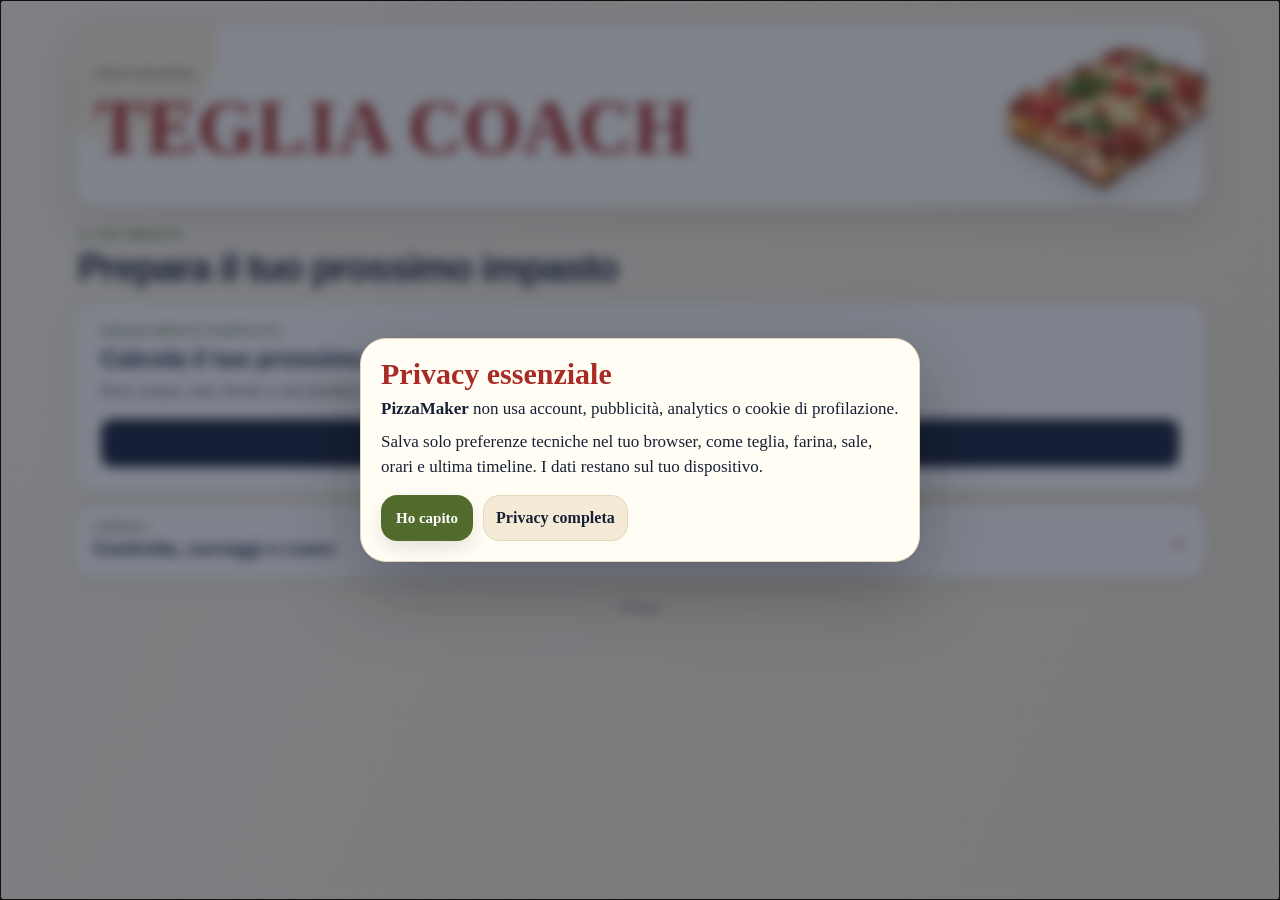
<file: index.html>
<!DOCTYPE html>
<html lang="it">
<head>
  <meta charset="UTF-8" />
  <meta name="viewport" content="width=device-width, initial-scale=1.0" />
  <title>PizzaMaker — Teglia Coach</title>
  <meta name="description" content="Assistente pratico per pizza in teglia fatta in casa: dosi, timeline, gestione impasto, cottura e problemi comuni.">
  <meta name="theme-color" content="#a92b25">
  <meta http-equiv="Content-Security-Policy" content="default-src 'self'; script-src 'self'; style-src 'self'; img-src 'self' data:; font-src 'self'; connect-src 'none'; object-src 'none'; base-uri 'self'; form-action 'none'; frame-ancestors 'none'; upgrade-insecure-requests">
  <link rel="manifest" href="manifest.json">
  <link rel="stylesheet" href="styles.css?v=56">
  <link rel="stylesheet" href="hero.css?v=4">
</head>
<body>
  <div id="privacyOverlay" class="privacyOverlay" role="dialog" aria-modal="true" aria-labelledby="privacyTitle" tabindex="-1">
    <div class="privacyModal">
      <h2 id="privacyTitle">Privacy essenziale</h2>
      <p><strong>PizzaMaker</strong> non usa account, pubblicità, analytics o cookie di profilazione.</p>
      <p>Salva solo preferenze tecniche nel tuo browser, come teglia, farina, sale, orari e ultima timeline. I dati restano sul tuo dispositivo.</p>
      <div class="privacyActions">
        <button type="button" id="acceptPrivacy">Ho capito</button>
        <a href="privacy.html">Privacy completa</a>
      </div>
    </div>
  </div>

  <div class="appShell">
    <header class="hero" id="appHero">
      <div class="heroCopy">
        <p class="eyebrow">PizzaMaker</p>
        <h1>Teglia Coach</h1>
      </div>
      <div class="heroVisual" aria-hidden="true"></div>
    </header>

    <main>
      <section id="home" class="view active premiumHome" aria-labelledby="homeTitle">
        <div id="homeEmptyState">
          <div class="sectionTitle">
            <p class="eyebrow">Il tuo impasto</p>
            <h2 id="homeTitle">Prepara il tuo prossimo impasto</h2>
          </div>
          <div class="homeDoughWorkspace">
            <section class="card homeCreateCard" aria-labelledby="homeCreateTitle">
              <p class="flowEyebrow">Nessun impasto pianificato</p>
              <h3 id="homeCreateTitle">Calcola il tuo prossimo impasto</h3>
              <p>Dosi, acqua, sale, lievito e una timeline costruita sul tuo orario.</p>
              <button type="button" class="savedPlanCta" data-open="calc">Calcola un impasto →</button>
            </section>
            <details class="card formCard flowForm homeTools">
              <summary class="homeToolsSummary">
                <span><small>Consigli</small><strong>Controlla, correggi o cuoci</strong></span>
                <span class="summaryChevron" aria-hidden="true">⌄</span>
              </summary>
              <div class="homeToolsBody">
                <button type="button" class="homeToolAction" data-open-check>
                  <span><strong>Controlla o correggi</strong><small>Valuta crescita, consistenza o un problema dopo la cottura.</small></span><b>→</b>
                </button>
                <button type="button" class="homeToolAction" data-open="pieghe">
                  <span><strong>Struttura</strong><small>Controlla se serve davvero un rinforzo e quando fermarti.</small></span><b>→</b>
                </button>
                <button type="button" class="homeToolAction" data-open="formatura">
                  <span><strong>Formatura</strong><small>Staglio, cucitura, capovolgimento, pirlatura minima e appretto.</small></span><b>→</b>
                </button>
                <button type="button" class="homeToolAction" data-open="stesura">
                  <span><strong>Stesura</strong><small>Banco, polpastrelli, trasferimento e problemi durante l’apertura.</small></span><b>→</b>
                </button>
                <button type="button" class="homeToolAction" data-open="cottura">
                  <span><strong>Cottura</strong><small>Condimenti, posizione nel forno, segnali visivi e timer.</small></span><b>→</b>
                </button>
              </div>
            </details>
          </div>
        </div>

        <div id="homeActiveState" class="homeActiveState hidden" aria-live="polite">
          <div class="sectionTitle activeDoughTitle">
            <p class="eyebrow">Il tuo impasto</p>
            <h2 id="homeActiveTitle">Segui il prossimo passaggio</h2>
          </div>
          <div class="homeDoughWorkspace">
            <div class="resultStack" id="homeSavedPlan"></div>
            <details class="card formCard flowForm homeTools">
              <summary class="homeToolsSummary">
                <span><small>Consigli</small><strong>Controlla, correggi o cuoci</strong></span>
                <span class="summaryChevron" aria-hidden="true">⌄</span>
              </summary>
              <div class="homeToolsBody">
                <button type="button" class="homeToolAction" data-open-check>
                  <span><strong>Controlla o correggi</strong><small>Valuta crescita, consistenza o un problema dopo la cottura.</small></span><b>→</b>
                </button>
                <button type="button" class="homeToolAction" data-open="pieghe">
                  <span><strong>Struttura</strong><small>Controlla se serve davvero un rinforzo e quando fermarti.</small></span><b>→</b>
                </button>
                <button type="button" class="homeToolAction" data-open="formatura">
                  <span><strong>Formatura</strong><small>Staglio, cucitura, capovolgimento, pirlatura minima e appretto.</small></span><b>→</b>
                </button>
                <button type="button" class="homeToolAction" data-open="stesura">
                  <span><strong>Stesura</strong><small>Banco, polpastrelli, trasferimento e problemi durante l’apertura.</small></span><b>→</b>
                </button>
                <button type="button" class="homeToolAction" data-open="cottura">
                  <span><strong>Cottura</strong><small>Condimenti, posizione nel forno, segnali visivi e timer.</small></span><b>→</b>
                </button>
              </div>
            </details>
          </div>
        </div>

        <div class="siteLinks" aria-label="Utility"><a href="privacy.html">Privacy</a></div>
      </section>

      <section id="calc" class="view premiumCalc" aria-labelledby="calcTitle">
        <div class="viewHeader">
          <button type="button" class="ghost" data-open="home">← Home</button>
          <div>
            <p class="eyebrow">Nuovo impasto</p>
            <h2 id="calcTitle">Calcola dosi e timeline</h2>
          </div>
        </div>

        <div class="twoColumns">
          <form class="card formCard recipeBuilder" id="recipeForm" novalidate>
            <div class="calculatorSection panEditor">
              <div class="calculatorSectionHeader">
                <span>Teglia</span>
                <small>Dimensioni interne della teglia che userai.</small>
              </div>
              <div class="panLine">
                <div class="compactField"><label for="w">Larghezza</label><input id="w" type="number" value="37" min="10" max="80" step="0.5" inputmode="decimal"></div>
                <span class="fieldJoin">×</span>
                <div class="compactField"><label for="h">Altezza</label><input id="h" type="number" value="26" min="10" max="80" step="0.5" inputmode="decimal"></div>
                <span class="fieldUnit">cm</span>
                <div class="compactField pans"><label for="n">Teglie</label><input id="n" type="number" value="1" min="1" max="10" step="1" inputmode="numeric"></div>
              </div>
            </div>

            <div class="calculatorSection pizzaTypeEditor">
              <div class="calculatorSectionHeader">
                <span>Tipo pizza</span>
                <small>Scegli altezza e consistenza che vuoi ottenere.</small>
              </div>
              <div class="choiceGrid compactChoices" role="radiogroup" aria-label="Tipo pizza">
                <label class="choice"><input type="radio" name="style" value="0.48"><span>Extra<small>croccante</small></span></label>
                <label class="choice"><input type="radio" name="style" value="0.50"><span>Classica<small>bassa</small></span></label>
                <label class="choice"><input type="radio" name="style" value="0.54" checked><span>Equilibrata<small>bassa-media</small></span></label>
                <label class="choice"><input type="radio" name="style" value="0.58"><span>Contemporanea<small>alveolata</small></span></label>
                <label class="choice"><input type="radio" name="style" value="0.65"><span>Soffice<small>alta</small></span></label>
              </div>
            </div>

            


            <div class="calculatorSection flourEditor" id="flourBlend">
              <div class="calculatorSectionHeader">
                <span>Farine</span>
                <small>La prima completa automaticamente il 100%.</small>
              </div>
                <div class="flourItem" data-flour="1">
                  <div class="flourItemHead"><strong>Farina 1</strong><span id="flour1PctLabel">100%</span></div>
                  <div class="flourFields">
                    <div class="flourCatalogField"><label for="flourCatalog1">Farina conosciuta <span class="optionalLabel">opzionale</span></label><input id="flourCatalog1" list="flourCatalogOptions" placeholder="Cerca es. Nuvola"></div>
                    <div><label for="flourType">Tipo</label><select id="flourType"><option value="00">00</option><option value="0" selected>0</option><option value="1">1</option><option value="2">2 / semi-integrale</option><option value="integrale">Integrale</option><option value="semola">Semola rimacinata</option></select></div>
                    <div><label for="protein">Proteine / 100 g</label><input id="protein" type="number" value="12.5" min="8" max="17" step="0.1" inputmode="decimal"></div>
                    <div><label for="flourW">W <span class="optionalLabel">opzionale</span></label><input id="flourW" type="number" min="80" max="500" step="5" inputmode="numeric" placeholder="es. 280"></div>
                    <div><label for="lmMix">Lievito madre nella farina?</label><select id="lmMix"><option value="no" selected>No</option><option value="yes">Sì</option></select></div>
                  </div>
                </div>

                <div class="flourItem hidden" id="flour2" data-flour="2">
                  <div class="flourItemHead"><strong>Farina 2</strong><button type="button" class="textButton removeFlour" data-remove-flour="2">Rimuovi</button></div>
                  <div class="flourFields">
                    <div class="flourCatalogField"><label for="flourCatalog2">Farina conosciuta <span class="optionalLabel">opzionale</span></label><input id="flourCatalog2" list="flourCatalogOptions" placeholder="Cerca es. Nuvola"></div>
                    <div><label for="flour2Pct">Percentuale</label><input id="flour2Pct" type="number" value="25" min="1" max="99" step="1" inputmode="decimal"></div>
                    <div><label for="flourType2">Tipo</label><select id="flourType2"><option value="00">00</option><option value="0" selected>0</option><option value="1">1</option><option value="2">2 / semi-integrale</option><option value="integrale">Integrale</option><option value="semola">Semola rimacinata</option></select></div>
                    <div><label for="protein2">Proteine / 100 g</label><input id="protein2" type="number" value="12.5" min="8" max="17" step="0.1" inputmode="decimal"></div>
                    <div><label for="flourW2">W <span class="optionalLabel">opzionale</span></label><input id="flourW2" type="number" min="80" max="500" step="5" inputmode="numeric" placeholder="es. 280"></div>
                    <div><label for="lmMix2">Lievito madre nella farina?</label><select id="lmMix2"><option value="no" selected>No</option><option value="yes">Sì</option></select></div>
                  </div>
                </div>

                <div class="flourItem hidden" id="flour3" data-flour="3">
                  <div class="flourItemHead"><strong>Farina 3</strong><button type="button" class="textButton removeFlour" data-remove-flour="3">Rimuovi</button></div>
                  <div class="flourFields">
                    <div class="flourCatalogField"><label for="flourCatalog3">Farina conosciuta <span class="optionalLabel">opzionale</span></label><input id="flourCatalog3" list="flourCatalogOptions" placeholder="Cerca es. Nuvola"></div>
                    <div><label for="flour3Pct">Percentuale</label><input id="flour3Pct" type="number" value="15" min="1" max="98" step="1" inputmode="decimal"></div>
                    <div><label for="flourType3">Tipo</label><select id="flourType3"><option value="00">00</option><option value="0" selected>0</option><option value="1">1</option><option value="2">2 / semi-integrale</option><option value="integrale">Integrale</option><option value="semola">Semola rimacinata</option></select></div>
                    <div><label for="protein3">Proteine / 100 g</label><input id="protein3" type="number" value="12.5" min="8" max="17" step="0.1" inputmode="decimal"></div>
                    <div><label for="flourW3">W <span class="optionalLabel">opzionale</span></label><input id="flourW3" type="number" min="80" max="500" step="5" inputmode="numeric" placeholder="es. 280"></div>
                    <div><label for="lmMix3">Lievito madre nella farina?</label><select id="lmMix3"><option value="no" selected>No</option><option value="yes">Sì</option></select></div>
                  </div>
                </div>

              <datalist id="flourCatalogOptions">
                <option value="Caputo Aria"></option>
                <option value="Caputo Nuvola"></option>
                <option value="Caputo Nuvola Super"></option>
                <option value="Caputo A Metro"></option>
                <option value="Caputo Saccorosso"></option>
                <option value="Caputo Pizzeria"></option>
                <option value="Dallagiovanna Far Pizza E Rosa"></option>
                <option value="Dallagiovanna Far Pizza N Blu"></option>
                <option value="Dallagiovanna Far Pizza R Verde"></option>
                <option value="Dallagiovanna Far Pizza S Rossa"></option>
                <option value="Dallagiovanna Far Pizza LaNapoletana"></option>
                <option value="Dallagiovanna Far Pizza LaNapoletana 2.0"></option>
                <option value="Le 5 Stagioni Pizza Teglia"></option>
                <option value="Le 5 Stagioni Pizza Teglia Integrale"></option>
                <option value="Le 5 Stagioni Ciabatta Romana"></option>
                <option value="Le 5 Stagioni La Superiore"></option>
                <option value="Le 5 Stagioni La Oro"></option>
                <option value="Le 5 Stagioni La Rustica Tipo 1"></option>
                <option value="Petra 0101 HP"></option>
                <option value="Petra 0102 HP"></option>
                <option value="Petra 3 HP"></option>
                <option value="Petra 3"></option>
                <option value="Petra 5037"></option>
                <option value="Petra 5063"></option>
                <option value="Polselli Super"></option>
                <option value="Polselli Vivace"></option>
                <option value="Polselli Italiana"></option>
                <option value="Polselli Classica"></option>
                <option value="Molini Pizzuti Teglia"></option>
                <option value="Molini Pizzuti Pala"></option>
                <option value="Molini Pizzuti Vesuvio"></option>
                <option value="Molini Pizzuti Costa d'Amalfi"></option>
                <option value="Molini Pizzuti Tipo 1 ORO"></option>
                <option value="Molino Magri IN3"></option>
                <option value="Molino Magri Doppiaesse"></option>
                <option value="Molino Magri Risocrockizza"></option>
                <option value="Molino Magri Farrocrockizza"></option>
                <option value="Molino Magri Integralcrockizza"></option>
                <option value="Molino Vigevano Pizza in Teglia"></option>
                <option value="Molino Vigevano Tramonti"></option>
                <option value="Molino Vigevano Costiera"></option>
                <option value="Le Farine Magiche Pizza Piuma"></option>
                <option value="Le Farine Magiche Farina per Pizza"></option>
                <option value="Le Farine Magiche Manitoba per salati"></option>
                <option value="Molino Spadoni PZ1"></option>
                <option value="Molino Spadoni PZ2"></option>
                <option value="Molino Spadoni PZ4"></option>
                <option value="Molino Spadoni Gran Mugnaio per pizza"></option>
                <option value="Molino Pasini Pizza Alta e Soffice"></option>
                <option value="Molino Casillo Zero L"></option>
              </datalist>
              <button type="button" class="secondary addFlourBtn" id="addFlourBtn">+ Aggiungi farina</button>
            </div>

            <div class="calculatorSection saltEditor">
              <div class="calculatorSectionHeader"><span>Sale</span><small>Scegli il profilo più adatto al tuo impasto.</small></div>
              <div class="calculatorInset">
                <div class="basicField">
                  <label for="saltProfile">Sale</label>
                  <select id="saltProfile">
                    <option value="2.0">Condimento sapido — 2,0%</option>
                    <option value="2.2">Equilibrato — 2,2%</option>
                    <option value="2.3" selected>Standard — 2,3%</option>
                    <option value="2.5">Lunga lievitazione / caldo — 2,5%</option>
                    <option value="custom">Personalizzato</option>
                  </select>
                </div>
                <div id="customSaltWrap" class="hidden"><label for="customSalt">Sale personalizzato % farina</label><input id="customSalt" type="number" value="2.3" min="1.5" max="3.0" step="0.1" inputmode="decimal"></div>
              </div>
            </div>
            <div class="calculatorSection">
              <div class="calculatorSectionHeader">
                <span>Olio e zuccheri</span>
                <small>Niente ingredienti aggiunti automaticamente senza dirtelo.</small>
              </div>
              <div class="calculatorInset">
                <div class="row">
                  <div class="basicField">
                    <label for="oilProfile">Olio nell’impasto</label>
                    <select id="oilProfile">
                      <option value="0">Senza olio — 0%</option>
                      <option value="2">Leggero — 2,0%</option>
                      <option value="2.5" selected>Standard — 2,5%</option>
                      <option value="3">Ricco — 3,0%</option>
                      <option value="custom">Personalizzato</option>
                    </select>
                    <small class="fieldHint">Percentuale sulla farina. Il 2,5% resta il default PizzaMaker, ma ora è una scelta visibile.</small>
                  </div>
                  <div class="basicField">
                    <label for="sugarProfile">Miele / malto</label>
                    <select id="sugarProfile">
                      <option value="0" selected>Nessuno</option>
                      <option value="0.5">0,5% · opzionale</option>
                      <option value="custom">Personalizzato</option>
                    </select>
                    <small class="fieldHint">Non viene più aggiunto automaticamente agli impasti brevi.</small>
                  </div>
                </div>
                <div class="row">
                  <div id="customOilWrap" class="hidden">
                    <label for="customOil">Olio personalizzato % farina</label>
                    <input id="customOil" type="number" value="2.5" min="0" max="6" step="0.1" inputmode="decimal">
                  </div>
                  <div id="customSugarWrap" class="hidden">
                    <label for="customSugar">Miele / malto personalizzato % farina</label>
                    <input id="customSugar" type="number" value="0.5" min="0" max="3" step="0.1" inputmode="decimal">
                  </div>
                </div>
              </div>
            </div>

            <div class="calculatorSection hydrationEditor">
              <div class="calculatorSectionHeader"><span>Idratazione</span><small>Adattata alle farine che hai scelto.</small></div>
              <div class="flourItem calculatorInset">
                <div class="basicField">
                  <label for="hydration">Idratazione</label>
                  <select id="hydration">
                    <option value="auto" selected>Stima automatica</option>
                    <option value="65">65%</option><option value="68">68%</option><option value="70">70%</option><option value="72">72%</option><option value="75">75%</option>
                    <option value="custom">Personalizzata</option>
                  </select>
                  <small id="autoHydHint" class="fieldHint">Stima di partenza per queste farine: 68%. Puoi correggerla manualmente.</small>
                </div>
                <div id="customHydWrap" class="hidden"><label for="customHyd">Idratazione personalizzata %</label><input id="customHyd" type="number" value="69" min="55" max="85" step="0.5" inputmode="decimal"></div>
              </div>
            </div>
            <div class="calculatorSection">
              <div class="calculatorSectionHeader">
                <span>Lievito e forno</span>
                <small>Due dati che cambiano dose e guida di cottura.</small>
              </div>
              <div class="calculatorInset">
                <div class="row">
                  <div class="basicField">
                    <label for="yeastType">Tipo di lievito</label>
                    <select id="yeastType">
                      <option value="fresh" selected>Fresco</option>
                      <option value="dry">Secco istantaneo</option>
                    </select>
                    <small class="fieldHint">Per il secco istantaneo PizzaMaker usa circa 1/3 dell’equivalente fresco. La dose resta una stima iniziale: temperatura e fermentazione reale contano più dell’orologio.</small>
                  </div>
                  <div class="basicField">
                    <label for="ovenMaxTemp">Temperatura massima forno</label>
                    <div class="inputWithUnit">
                      <input id="ovenMaxTemp" type="number" min="180" max="350" step="5" value="250" inputmode="decimal">
                      <span>°C</span>
                    </div>
                    <small class="fieldHint">Inserisci il massimo reale del tuo forno: verrà usato nella guida Cottura.</small>
                  </div>
                </div>
              </div>
            </div>
            <div class="calculatorSection kneadEditor">
              <div class="calculatorSectionHeader">
                <span>Metodo d’impasto</span>
                <small>Aiuta a capire quanto sviluppo può essere già arrivato dalla lavorazione iniziale.</small>
              </div>
              <div class="calculatorInset">
                <div class="basicField">
                  <label for="kneadMethod">Come impasti?</label>
                  <select id="kneadMethod">
                    <option value="hand" selected>A mano</option>
                    <option value="planetary">Planetaria</option>
                    <option value="spiral">Impastatrice a spirale</option>
                  </select>
                  <small class="fieldHint">Non determina un numero fisso di pieghe: PizzaMaker ti farà controllare la struttura prima di decidere.</small>
                </div>
                <details class="optionalTuning">
                  <summary>
                    <span><strong>Temperatura ambiente</strong><small>Opzionale · riferimento automatico 22 °C</small></span>
                    <b aria-hidden="true">⌄</b>
                  </summary>
                  <div class="optionalTuningBody">
                    <div class="basicField">
                      <label for="roomTemp">Temperatura reale della stanza <span class="optionalLabel">opzionale</span></label>
                      <div class="inputWithUnit">
                        <input id="roomTemp" type="number" min="10" max="40" step="0.5" inputmode="decimal" placeholder="22">
                        <span>°C</span>
                      </div>
                      <small class="fieldHint">Lascia vuoto: PizzaMaker considera circa 22 °C come ambiente domestico moderato. Modifica solo se la cucina è chiaramente più fredda o più calda.</small>
                    </div>
                  </div>
                </details>
                <div class="basicField">
                  <label for="doughTemp">Temperatura impasto a fine lavoro <span class="optionalLabel">opzionale</span></label>
                  <input id="doughTemp" type="number" min="10" max="40" step="0.5" inputmode="decimal" placeholder="es. 23">
                  <small class="fieldHint">Se la misuri, PizzaMaker la userà come segnale orientativo: non esiste una soglia universale valida per ogni processo.</small>
                </div>
                <div class="basicField coldProcessField">
                  <label for="coldProcess">Gestione del freddo</label>
                  <select id="coldProcess">
                    <option value="bulk" selected>In massa · consigliata per iniziare</option>
                    <option value="balls">Panetti già formati · avanzata</option>
                  </select>
                  <small id="coldProcessHint" class="fieldHint">Per programmi oltre 12 ore: maturazione in massa, poi staglio e formatura dopo il frigo.</small>
                </div>
                <div class="basicField" id="fridgeTempWrap">
                  <label for="fridgeTemp">Temperatura reale del frigo <span class="optionalLabel">opzionale</span></label>
                  <input id="fridgeTemp" type="number" min="1" max="12" step="0.5" inputmode="decimal" placeholder="es. 4">
                  <small class="fieldHint">Se supera circa 5 °C, il freddo rallenta meno del previsto e gli orari diventano più indicativi.</small>
                </div>
              </div>
            </div>

            <div class="calculatorSection scheduleEditor">
              <div class="calculatorSectionHeader">
                <span>Orari</span>
                <small>Da quando inizi l’impasto a quando vuoi infornare.</small>
              </div>
              <div class="row">
                <div>
                  <label for="start">Inizio impasto</label>
                  <div class="dateShortcut">
                    <input id="start" type="datetime-local">
                    <button type="button" id="startNowBtn" class="dateShortcutBtn" aria-label="Imposta l'inizio impasto ad adesso">Adesso</button>
                  </div>
                </div>
                <div><label for="bake">Inizio cottura</label><input id="bake" type="datetime-local"></div>
              </div>
            </div>
            <button type="button" class="textButton resetAdvanced" id="resetAdvancedBtn">Ripristina valori consigliati</button>

            <div class="formActions primaryAction">
              <button type="button" id="calculateBtn">Calcola il mio impasto <span aria-hidden="true">→</span></button>
            </div>
          </form>

          <div class="resultStack" id="result" aria-live="polite"></div>
        </div>
      </section>

      <section id="impasto" class="view premiumFlow" aria-labelledby="impastoTitle">
        <div class="viewHeader">
          <button type="button" class="ghost" data-open="home">← Home</button>
          <div>
            <p class="eyebrow">Timeline e correzioni</p>
            <h2 id="impastoTitle">Ho già un impasto</h2>
          </div>
        </div>

        <div class="twoColumns doughWorkspace">
          <div class="resultStack" id="savedTimeline" aria-live="polite"></div>
        </div>

        <section id="checkTool" class="checkTool hidden" aria-labelledby="checkToolTitle">
          <div class="checkToolHeader">
            <button type="button" class="ghost" id="closeCheckTool">← Timeline</button>
            <div>
              <p class="eyebrow">Consigli</p>
              <h3 id="checkToolTitle">Controlla o correggi</h3>
            </div>
          </div>
          <details class="card formCard flowForm doughCheck" id="doughCheck" open>
            <summary class="doughCheckSummary">
              <span><small>Consigli</small><strong>Controlla o correggi</strong></span>
              <span class="summaryChevron" aria-hidden="true">⌄</span>
            </summary>
            <div class="doughCheckBody">
            <label for="checkMode">Cosa vuoi valutare?</label>
            <select id="checkMode">
              <option value="dough" selected>Impasto prima della cottura</option>
              <option value="result">Pizza dopo la cottura</option>
            </select>

            <div id="doughFields">
              <label for="doughPhase">In che fase sei?</label>
              <select id="doughPhase">
                <option value="initial" selected>Fine impasto / puntata iniziale</option>
                <option value="cold">Durante il frigo</option>
                <option value="postcold">Dopo frigo / staglio</option>
                <option value="proof">Dopo formatura / appretto</option>
                <option value="stretch">Durante la stesura</option>
              </select>
              <div class="row">
                <div><label for="doughPlace">Dove si trova?</label><select id="doughPlace"><option value="frigo">In frigo</option><option value="ta">A temperatura ambiente</option><option value="teglia">Già in teglia</option></select></div>
                <div><label for="doughTime">Quanto manca?</label><select id="doughTime"><option value="less1">Meno di 1 ora</option><option value="1to3" selected>1–3 ore</option><option value="3to6">3–6 ore</option><option value="over6">Più di 6 ore</option></select></div>
              </div>
              <label for="doughState">Com’è l’impasto?</label>
              <select id="doughState">
                <option value="indietro">Poco cresciuto</option>
                <option value="giusto" selected>Gonfio e stabile</option>
                <option value="triplicato">Triplicato ma bello</option>
                <option value="collasso">Collassante</option>
                <option value="rigido">Rigido / si ritira</option>
                <option value="molle">Molle e appiccicoso</option>
                <option value="strappa">Si strappa</option>
              </select>
            </div>

            <div id="resultFields" class="hidden">
              <label for="problemType">Cosa è successo?</label>
              <select id="problemType">
                <option value="alta">Pizza troppo alta</option>
                <option value="bassaDura">Pizza bassa e dura</option>
                <option value="fondoPallido">Fondo pallido</option>
                <option value="fondoBruciato">Fondo bruciato</option>
                <option value="sopraBagnata">Sopra bagnata</option>
                <option value="mozzarellaAcqua">Mozzarella acquosa</option>
                <option value="patateCrude">Patate crude</option>
                <option value="noAlveoli">Alveolatura assente</option>
                <option value="collassato">Impasto collassato</option>
                <option value="siRitira">Impasto si ritira</option>
                <option value="siStrappa">Impasto si strappa</option>
              </select>
            </div>

            <button type="button" id="adviceBtn" class="flowPrimary">Dimmi cosa fare <span aria-hidden="true">→</span></button>
            </div>
          </details>

          <div class="resultStack singleColumn" id="adviceOutput" aria-live="polite"></div>
        </section>
      </section>

      <section id="pieghe" class="view premiumFlow techniqueView" aria-labelledby="piegheTitle">
        <div class="viewHeader">
          <button type="button" class="ghost" data-tech-back>← Indietro</button>
          <div>
            <p class="eyebrow">Tecnica · Struttura</p>
            <h2 id="piegheTitle">Rinforza solo se serve</h2>
          </div>
        </div>

        <nav class="guideProgress guideProgressFour" aria-label="Percorso tecnico">
          <button type="button" data-open="pieghe" class="active" aria-current="step"><span>1</span>Struttura</button>
          <button type="button" data-open="formatura"><span>2</span>Formatura</button>
          <button type="button" data-open="stesura"><span>3</span>Stesura</button>
          <button type="button" data-open="cottura"><span>4</span>Cottura</button>
        </nav>

        <div id="foldContext" class="techContext hidden" aria-live="polite">
          <span class="flowEyebrow" id="foldContextEyebrow">Dalla tua timeline</span>
          <strong id="foldContextTitle"></strong>
          <p id="foldContextMeta"></p>
        </div>

        <section class="structureGate" aria-labelledby="structureGateTitle">
          <div class="techniqueSectionHead">
            <span class="flowEyebrow">Prima di piegare</span>
            <h3 id="structureGateTitle">Com’è la struttura adesso?</h3>
          </div>
          <p class="structureGateIntro">La piega serve a correggere una massa ancora debole nella puntata iniziale. Non è la formatura del panetto e non va fatta solo perché compare in una ricetta.</p>
          <div class="structureChoices" role="group" aria-label="Stato della struttura dell'impasto">
            <button type="button" class="structureChoice good" data-structure-state="ready" aria-pressed="false">
              <span>Struttura sufficiente</span>
              <strong>Mantiene una massa riconoscibile</strong>
              <small>È morbido ma non si allarga subito come una crema.</small>
            </button>
            <button type="button" class="structureChoice warn" data-structure-state="weak" aria-pressed="false">
              <span>Può servire rinforzo</span>
              <strong>Si spande rapidamente ma resta continuo</strong>
              <small>È ancora all’inizio e non è caldo o molto fermentato.</small>
            </button>
            <button type="button" class="structureChoice stop" data-structure-state="tight" aria-pressed="false">
              <span>Troppa tensione</span>
              <strong>Fa forte resistenza o tende a lacerarsi</strong>
              <small>Altra trazione adesso peggiora il comportamento.</small>
            </button>
            <button type="button" class="structureChoice danger" data-structure-state="hot" aria-pressed="false">
              <span>Non sembra carenza di pieghe</span>
              <strong>È molto gonfio, caldo, fragile o collassante</strong>
              <small>Prima valuta fermentazione e temperatura.</small>
            </button>
          </div>
          <div id="structureStateAdvice" class="structureStateAdvice" aria-live="polite">
            <strong>Scegli il comportamento più simile</strong>
            <p>Ti dirò se fare un ciclo, fermarti oppure lasciare riposare.</p>
          </div>
        </section>

        <div class="techniqueLead foldHowToLead">
          <div class="techniqueLeadCopy">
            <span class="flowEyebrow">Stretch-and-fold in contenitore</span>
            <h3>Cosa succede davvero alla superficie</h3>
            <p>Durante una piega <strong>non stai cercando di conservare intatta la faccia che è sopra</strong>. Le dita entrano sotto il margine solo per sostenere un lembo periferico largo e allungarlo senza pizzicarlo dal centro.</p>

            <div class="foldOrientation" aria-label="Orientamento della massa durante il ciclo">
              <article>
                <span>Prima</span>
                <strong>Una faccia è sopra</strong>
                <p>La massa ha una parte superiore relativamente continua.</p>
              </article>
              <article>
                <span>Durante</span>
                <strong>I lembi finiscono sopra</strong>
                <p>I quattro bordi vengono sollevati e ripiegati al centro: la faccia superiore cambia e compaiono sovrapposizioni.</p>
              </article>
              <article>
                <span>Dopo il giro</span>
                <strong>Le giunzioni vanno sotto</strong>
                <p>Capovolgi tutta la massa una sola volta. Sopra rimane una faccia più continua; le sovrapposizioni restano sotto.</p>
              </article>
            </div>

            <div class="techniqueRule"><strong>Da ricordare</strong><span>Quella che vedi sopra dopo la piega <em>non è ancora la pelle definitiva del panetto</em>. La superficie finale verrà costruita più avanti, durante la Formatura.</span></div>
          </div>
        </div>

        <div class="techniqueSteps techniqueStepsFive" aria-label="Come fare una piega di rinforzo">
          <article class="techniqueStep"><span class="techniqueStepNo">1</span><div><h3>Sostieni il margine da sotto</h3><p>Mani appena umide. Fai scivolare le dita sotto una fascia periferica larga; il centro della massa resta appoggiato.</p></div></article>
          <article class="techniqueStep"><span class="techniqueStepNo">2</span><div><h3>Solleva solo quanto basta</h3><p>Il lembo deve restare largo e spesso. Fermati alla prima resistenza elastica: niente striscia sottile e niente lacerazioni.</p></div></article>
          <article class="techniqueStep"><span class="techniqueStepNo">3</span><div><h3>Portalo al centro</h3><p>Accompagna il lembo sopra la massa senza schiacciare. Ruota il contenitore e ripeti sui quattro lati.</p></div></article>
          <article class="techniqueStep"><span class="techniqueStepNo">4</span><div><h3>Porta le giunzioni sotto</h3><p>Solo dopo aver completato i quattro lati, capovolgi l’intera massa come un blocco. Le sovrapposizioni appena create finiscono sotto.</p></div></article>
          <article class="techniqueStep"><span class="techniqueStepNo">5</span><div><h3>Riposo, poi decidi</h3><p>Copri per circa 15–30 minuti. Se la massa ora regge meglio, fermati. Se è ancora giovane e si spande rapidamente, puoi ripetere lo stesso ciclo.</p></div></article>
        </div>

        <aside class="processNote">
          <strong>La superficie definitiva nasce dopo</strong>
          <p>Nel frigo in massa non devi proteggere una “pelle” già formata: stai ancora organizzando l’intera massa. Dopo il frigo, durante staglio e Formatura, creerai invece una cucitura sotto e una superficie superiore da preservare fino alla stesura.</p>
        </aside>

        <div class="techniqueFooterNav">
          <button type="button" class="secondary" data-open="formatura">Vai alla formatura →</button>
          <button type="button" class="ghost" data-open-check>Ho un problema con l’impasto</button>
        </div>
      </section>

      <section id="formatura" class="view premiumFlow techniqueView" aria-labelledby="formaturaTitle">
        <div class="viewHeader">
          <button type="button" class="ghost" data-tech-back>← Indietro</button>
          <div>
            <p class="eyebrow">Tecnica · Formatura</p>
            <h2 id="formaturaTitle">Crea il panetto senza distruggere il gas</h2>
          </div>
        </div>

        <nav class="guideProgress guideProgressFour" aria-label="Percorso tecnico">
          <button type="button" data-open="pieghe"><span>1</span>Struttura</button>
          <button type="button" data-open="formatura" class="active" aria-current="step"><span>2</span>Formatura</button>
          <button type="button" data-open="stesura"><span>3</span>Stesura</button>
          <button type="button" data-open="cottura"><span>4</span>Cottura</button>
        </nav>

        <div id="shapeContext" class="techContext hidden" aria-live="polite">
          <span class="flowEyebrow">Dalla tua timeline</span>
          <strong id="shapeContextTitle"></strong>
          <p id="shapeContextMeta"></p>
        </div>

        <section class="shapeGate" aria-labelledby="shapeGateTitle">
          <div class="techniqueSectionHead">
            <span class="flowEyebrow">Prima scegli il processo</span>
            <h3 id="shapeGateTitle">Quando stai formando il panetto?</h3>
          </div>
          <p class="structureGateIntro">Le mani fanno lo stesso lavoro geometrico, ma cambia il momento: dopo una maturazione in massa oppure prima del frigo nei panetti singoli.</p>
          <div class="shapeProcessChoices" role="group" aria-label="Processo di formatura">
            <button type="button" class="shapeProcessChoice selected" data-shape-process="bulk" aria-pressed="true">
              <span>Default PizzaMaker</span>
              <strong>Dopo il frigo in massa</strong>
              <small>Staglio delicato → formatura minima → appretto.</small>
            </button>
            <button type="button" class="shapeProcessChoice" data-shape-process="balls" aria-pressed="false">
              <span>Avanzato</span>
              <strong>Prima del frigo</strong>
              <small>Staglio → formatura → panetti singoli al freddo.</small>
            </button>
          </div>
          <div id="shapeProcessAdvice" class="structureStateAdvice" aria-live="polite">
            <strong>Dopo il frigo in massa</strong>
            <p>Taglia e preleva solo la porzione necessaria, poi forma il panetto con il minimo numero di movimenti utili.</p>
          </div>
        </section>

        <div class="techniqueLead compactTechniqueLead">
          <div class="techniqueLeadCopy">
            <span class="flowEyebrow">Geometria del gesto</span>
            <h3>Una cucitura sotto, una superficie continua sopra</h3>
            <p>La pirlatura non “crea glutine”: usa l’attrito con il banco per raccogliere massa sotto e mettere in moderata tensione la superficie esterna. L’obiettivo è <strong>liscia e raccolta, non rigida</strong>.</p>
            <div class="techniqueRule"><strong>Orientamento</strong><span>Appoggia sul banco la faccia più continua della porzione. Raccogli i bordi tagliati verso un unico punto sopra; poi capovolgi una volta: quella chiusura finirà sotto.</span></div>
          </div>
        </div>

        <div class="techniqueSteps shapeSteps" aria-label="Staglio e formatura del panetto">
          <article class="techniqueStep"><span class="techniqueStepNo">1</span><div><h3>Taglia, non strappare</h3><p>Usa un tarocco quasi verticale e separa la porzione con un movimento netto. Evita di tirare due metà in direzioni opposte.</p></div></article>
          <article class="techniqueStep"><span class="techniqueStepNo">2</span><div><h3>Preserva una faccia continua</h3><p>Porta la parte più integra a contatto con il banco. Le superfici tagliate restano sui lati o verso l’alto, pronte per essere raccolte.</p></div></article>
          <article class="techniqueStep"><span class="techniqueStepNo">3</span><div><h3>Raccogli in un solo punto</h3><p>Porta 4–6 zone periferiche verso il centro con lembi larghi. Non schiacciare tutta la massa e non moltiplicare le pieghe.</p></div></article>
          <article class="techniqueStep"><span class="techniqueStepNo">4</span><div><h3>Capovolgi una volta</h3><p>Sostieni il pezzo da lati e fondo e ribaltalo come un’unità. La cucitura va sotto; la faccia continua torna sopra.</p></div></article>
          <article class="techniqueStep"><span class="techniqueStepNo">5</span><div><h3>Tendi il minimo necessario</h3><p>Banco quasi senza farina. Mani a coppa, piccolo trascinamento verso di te, lieve rotazione e al massimo un altro trascinamento se serve.</p></div></article>
          <article class="techniqueStep"><span class="techniqueStepNo">6</span><div><h3>Stop e appretto</h3><p>Fermati appena la superficie è continua e il panetto mantiene forma senza lacerarsi. Copri: il riposo deve restituire estensibilità e volume.</p></div></article>
        </div>

        <section class="shapeStopSignals" aria-labelledby="shapeStopTitle">
          <div class="techniqueSectionHead">
            <span class="flowEyebrow">Il punto di stop</span>
            <h3 id="shapeStopTitle">Non inseguire una palla perfetta</h3>
          </div>
          <div class="shapeSignalGrid">
            <article><strong>Giusto</strong><p>Superficie continua, morbida e moderatamente tesa; il panetto resta raccolto.</p></article>
            <article><strong>Serve riposo</strong><p>Ritorna subito indietro, oppone forte resistenza o diventa difficile da trascinare.</p></article>
            <article><strong>Sei andato oltre</strong><p>La pelle si assottiglia, compaiono lacerazioni o stai espellendo gas per ottenere più tensione.</p></article>
          </div>
        </section>

        <div class="techniqueFooterNav">
          <button type="button" class="secondary" data-open="stesura">Vai alla stesura →</button>
          <button type="button" class="ghost" data-open-check>Il panetto non si comporta bene</button>
        </div>
      </section>

      <section id="stesura" class="view premiumFlow techniqueView" aria-labelledby="stesuraTitle">
        <div class="viewHeader">
          <button type="button" class="ghost" data-tech-back>← Indietro</button>
          <div>
            <p class="eyebrow">Tecnica · Stesura</p>
            <h2 id="stesuraTitle">Allarga senza perdere struttura</h2>
          </div>


        </div>

        <nav class="guideProgress guideProgressFour" aria-label="Percorso tecnico">
          <button type="button" data-open="pieghe"><span>1</span>Struttura</button>
          <button type="button" data-open="formatura"><span>2</span>Formatura</button>
          <button type="button" data-open="stesura" class="active" aria-current="step"><span>3</span>Stesura</button>
          <button type="button" data-open="cottura"><span>4</span>Cottura</button>
        </nav>

        <div id="stretchContext" class="techContext hidden" aria-live="polite">
          <span class="flowEyebrow">La tua stesura</span>
          <strong id="stretchContextTitle"></strong>
          <p id="stretchContextMeta"></p>
        </div>

        <section class="stretchGate" aria-labelledby="stretchGateTitle">
          <div class="techniqueSectionHead">
            <span class="flowEyebrow">Prima di stendere</span>
            <h3 id="stretchGateTitle">Com’è l’impasto adesso?</h3>
          </div>
          <p class="structureGateIntro">La stesura funziona bene solo se la massa è abbastanza rilassata. Scegli il comportamento che gli assomiglia di più.</p>
          <div class="stretchStateChoices" role="group" aria-label="Stato dell'impasto prima della stesura">
            <button type="button" class="stretchStateChoice" data-stretch-state="ready">
              <span>Pronto</span>
              <strong>Morbido, vivo, mantiene volume</strong>
              <small>Si lascia allargare senza strapparsi.</small>
            </button>
            <button type="button" class="stretchStateChoice" data-stretch-state="tight">
              <span>Troppo teso</span>
              <strong>Si ritira appena lo allarghi</strong>
              <small>È freddo o ancora troppo elastico.</small>
            </button>
            <button type="button" class="stretchStateChoice" data-stretch-state="fragile">
              <span>Molto avanti</span>
              <strong>Gonfio, debole, si allunga da solo</strong>
              <small>Richiede pochissimi movimenti.</small>
            </button>
            <button type="button" class="stretchStateChoice" data-stretch-state="tear">
              <span>Stop</span>
              <strong>Si lacera durante l’allargamento</strong>
              <small>Non vincerlo con più forza.</small>
            </button>
          </div>
          <div id="stretchStateAdvice" class="stretchStateAdvice" aria-live="polite">
            <strong>Scegli uno stato</strong>
            <p>Ti dirò se stendere subito, aspettare o ridurre la manipolazione.</p>
          </div>
        </section>

        <div class="techniqueLead stretchLead compactTechniqueLead">
          <div class="techniqueLeadCopy">
            <span class="flowEyebrow">Obiettivo</span>
            <h3>Distribuisci il gas, non spingerlo tutto ai bordi</h3>
            <p>La pizza in teglia deve restare viva anche al centro. Usa una superficie ampia delle dita, pressioni progressive e piccoli allargamenti: niente mattarello, niente trascinamenti violenti.</p>
            <div class="techniqueRule"><strong>Banco</strong><span>Semola rimacinata o poca farina quanto basta per non attaccare. L’eccesso va eliminato prima della teglia.</span></div>
          </div>
        </div>

        <div class="techniqueSteps stretchSteps stretchStepsSix" aria-label="Passaggi della stesura">
          <article class="techniqueStep"><span class="techniqueStepNo">1</span><div><h3>Esci dal contenitore senza tirare</h3><p>Stacca i bordi con il tarocco e rovescia lentamente il contenitore. Non trascinare l’impasto prendendolo da un solo punto.</p></div></article>
          <article class="techniqueStep"><span class="techniqueStepNo">2</span><div><h3>Preforma solo se serve</h3><p>Se devi dividere, fai un taglio netto e pesa. Ricomponi delicatamente un rettangolo, senza stringere fino a sgonfiarlo, poi lascia rilassare coperto.</p></div></article>
          <article class="techniqueStep"><span class="techniqueStepNo">3</span><div><h3>Premi in sequenza</h3><p>Con i polpastrelli quasi paralleli lavora dal centro verso i bordi, poi continua con piccoli allargamenti. Distribuisci il gas: non evacuare tutto verso il perimetro.</p></div></article>
          <article class="techniqueStep"><span class="techniqueStepNo">4</span><div><h3>Avvicinati alla misura</h3><p>Alterna pressioni e allargamenti finché il rettangolo è poco più piccolo della teglia. Se torna indietro, fermati invece di tirare più forte.</p></div></article>
          <article class="techniqueStep"><span class="techniqueStepNo">5</span><div><h3>Sostieni da sotto</h3><p>Inserisci entrambe le mani sotto la massa e distribuisci il peso su mani, dorso e avambracci. Usa la gravità il minimo indispensabile e lascia cadere la semola in eccesso.</p></div></article>
          <article class="techniqueStep"><span class="techniqueStepNo">6</span><div><h3>Adagia e completa in teglia</h3><p>Posa il centro, accompagna verso angoli e bordi senza trascinare. Se oppone resistenza, copri 10–15 minuti e completa in un secondo passaggio.</p></div></article>
        </div>

        <section class="stretchSignals" aria-labelledby="stretchSignalsTitle">
          <div class="techniqueSectionHead">
            <span class="flowEyebrow">Controllo rapido</span>
            <h3 id="stretchSignalsTitle">Quando fermarti</h3>
          </div>
          <div class="stretchSignalGrid">
            <article><strong>Va bene</strong><p>Spessore abbastanza uniforme, massa ancora gonfia, centro non trasparente, angoli raggiungibili senza strappi.</p></article>
            <article><strong>Troppa pressione</strong><p>Il centro diventa piatto o trasparente, perdi quasi tutto il volume o compaiono strappi.</p></article>
            <article><strong>Serve riposo</strong><p>Il lato già steso si riaccartoccia con forza o gli angoli si svuotano appena togli le mani.</p></article>
          </div>
        </section>

        <section class="techniqueDecision" aria-labelledby="stretchDecisionTitle">
          <div class="techniqueSectionHead"><span class="flowEyebrow">Casi pratici</span><h3 id="stretchDecisionTitle">Se succede questo, fai così</h3></div>
          <div class="troubleGrid">
            <details class="techniqueTrouble"><summary>Si ritira appena la allargo</summary><p>Copri e aspetta 10–15 minuti. Se resta molto elastico, fai un secondo breve riposo. La correzione è rilassare la struttura, non aumentare la forza.</p></details>
            <details class="techniqueTrouble"><summary>Si allunga troppo appena la sollevo</summary><p>Sostienila con più superficie possibile e riduci i movimenti. Se è anche molto gonfia e fragile, trasferisci rapidamente e accorcia o salta il lungo riposo finale in teglia.</p></details>
            <details class="techniqueTrouble"><summary>Si strappa</summary><p>Fermati. Non rattoppare tirando altra pasta. Copri 10–15 minuti e riprendi con mani più larghe; se continua a cedere, limita la manipolazione e passa in teglia.</p></details>
            <details class="techniqueTrouble"><summary>Si incolla al banco</summary><p>Usa il tarocco e aggiungi poca semola solo sotto la zona che aderisce. Prima del trasferimento elimina gli accumuli: non devono diventare una crosta sulla base.</p></details>
          </div>
        </section>

        <div class="stretchTrayNote">
          <span class="flowEyebrow">Riposo in teglia</span>
          <strong>È utile solo se l’impasto ha ancora tensione.</strong>
          <p>Come riferimento: 15–30 minuti coperto. A caldo controlla prima. Il pomodoro va messo poco prima di infornare, non all’inizio di un riposo lungo.</p>
        </div>

        <div class="techniqueFooterNav">
          <button type="button" class="secondary" data-open="cottura">Vai alla cottura →</button>
          <button type="button" class="ghost" data-open="formatura">← Rivedi la formatura</button>
        </div>
      </section>

      <section id="cottura" class="view premiumFlow techniqueView" aria-labelledby="cotturaTitle">
        <div class="viewHeader">
          <button type="button" class="ghost" data-tech-back>← Indietro</button>
          <div>
            <p class="eyebrow">Tecnica · Cottura</p>
            <h2 id="cotturaTitle">Fondo prima, superficie dopo</h2>
          </div>


        </div>

        <nav class="guideProgress guideProgressFour" aria-label="Percorso tecnico">
          <button type="button" data-open="pieghe"><span>1</span>Struttura</button>
          <button type="button" data-open="formatura"><span>2</span>Formatura</button>
          <button type="button" data-open="stesura"><span>3</span>Stesura</button>
          <button type="button" data-open="cottura" class="active" aria-current="step"><span>4</span>Cottura</button>
        </nav>

        <div id="cookPlanContext" class="cookPlanContext hidden" aria-live="polite"></div>

        <section class="cookFlowIntro" aria-labelledby="cookFlowTitle">
          <div class="techniqueSectionHead">
            <span class="flowEyebrow" id="cookOvenEyebrow">Forno domestico · temperatura massima reale</span>
            <h3 id="cookFlowTitle">Tre decisioni, non un tempo fisso</h3>
          </div>
          <div class="cookFlowSteps">
            <article><span>1</span><div><strong>Costruisci il fondo</strong><p>Statico, griglia bassa, forno davvero preriscaldato.</p></div></article>
            <article><span>2</span><div><strong>Guarda sotto</strong><p>Sollevare un angolo decide se restare in basso o salire.</p></div></article>
            <article><span>3</span><div><strong>Asciuga e finisci</strong><p>Mozzarella e topping umidi arrivano solo quando la base è già partita.</p></div></article>
          </div>
          <div class="cookSafetyNote"><strong>Importante</strong><p>Usa la griglia al livello più basso disponibile. Non appoggiare la teglia direttamente sul fondo del forno salvo indicazione esplicita del produttore.</p></div>
        </section>

        <div class="twoColumns cookWorkspace">
          <div class="card formCard flowForm cookSetup">
            <p class="flowEyebrow" id="cookSetupEyebrow">Tre scelte</p>
            <h3 id="cookSetupTitle">Adatta la cottura</h3>
            <p class="cookSetupHint" id="cookSetupHint">Scegli condimento, teglia e temperatura massima reale del forno. Se arrivi dalla timeline, i dati già noti vengono recuperati.</p>
            <div class="row">
              <div><label for="pizzaType">Condimento</label><select id="pizzaType"><option value="margherita">Margherita</option><option value="rossa">Rossa semplice</option><option value="bianca">Bianca patate e lardo</option></select></div>
              <div><label for="panType">Materiale teglia</label><select id="panType"><option value="leccarda">Leccarda forno</option><option value="alluminio">Alluminio</option><option value="ferro">Ferro blu</option><option value="antiaderente">Antiaderente</option></select></div>
            </div>
            <div class="basicField">
              <label for="cookOvenTemp">Temperatura massima forno</label>
              <div class="inputWithUnit">
                <input id="cookOvenTemp" type="number" min="180" max="350" step="5" value="250" inputmode="decimal">
                <span>°C</span>
              </div>
              <small class="fieldHint">Usa il valore massimo reale, non quello teorico del selettore se il forno non lo raggiunge.</small>
            </div>
            <button type="button" id="cookBtn" class="flowPrimary">Prepara la cottura <span aria-hidden="true">→</span></button>
          </div>

          <div class="resultStack" id="cook" aria-live="polite"></div>
          <section id="cookTimer" class="cookTimer hidden" aria-live="polite" aria-label="Timer di cottura">
            <div class="timerTop">
              <div><span class="flowEyebrow">Timer cucina</span><strong id="timerLabel">Timer</strong></div>
              <button type="button" class="timerClose" id="timerClose" aria-label="Chiudi timer">×</button>
            </div>
            <div class="timerDisplay" id="timerDisplay">10:00</div>
            <div class="timerActions">
              <button type="button" id="timerToggle">Pausa</button>
              <button type="button" id="timerAdd">+1 min</button>
              <button type="button" id="timerReset">Azzera</button>
            </div>
          </section>
        </div>
      </section>
    </main>

    <section id="printSheet" class="printSheet" aria-hidden="true"></section>
  </div>

  <script src="app.js?v=42" defer></script>
</body>
</html>
</file>
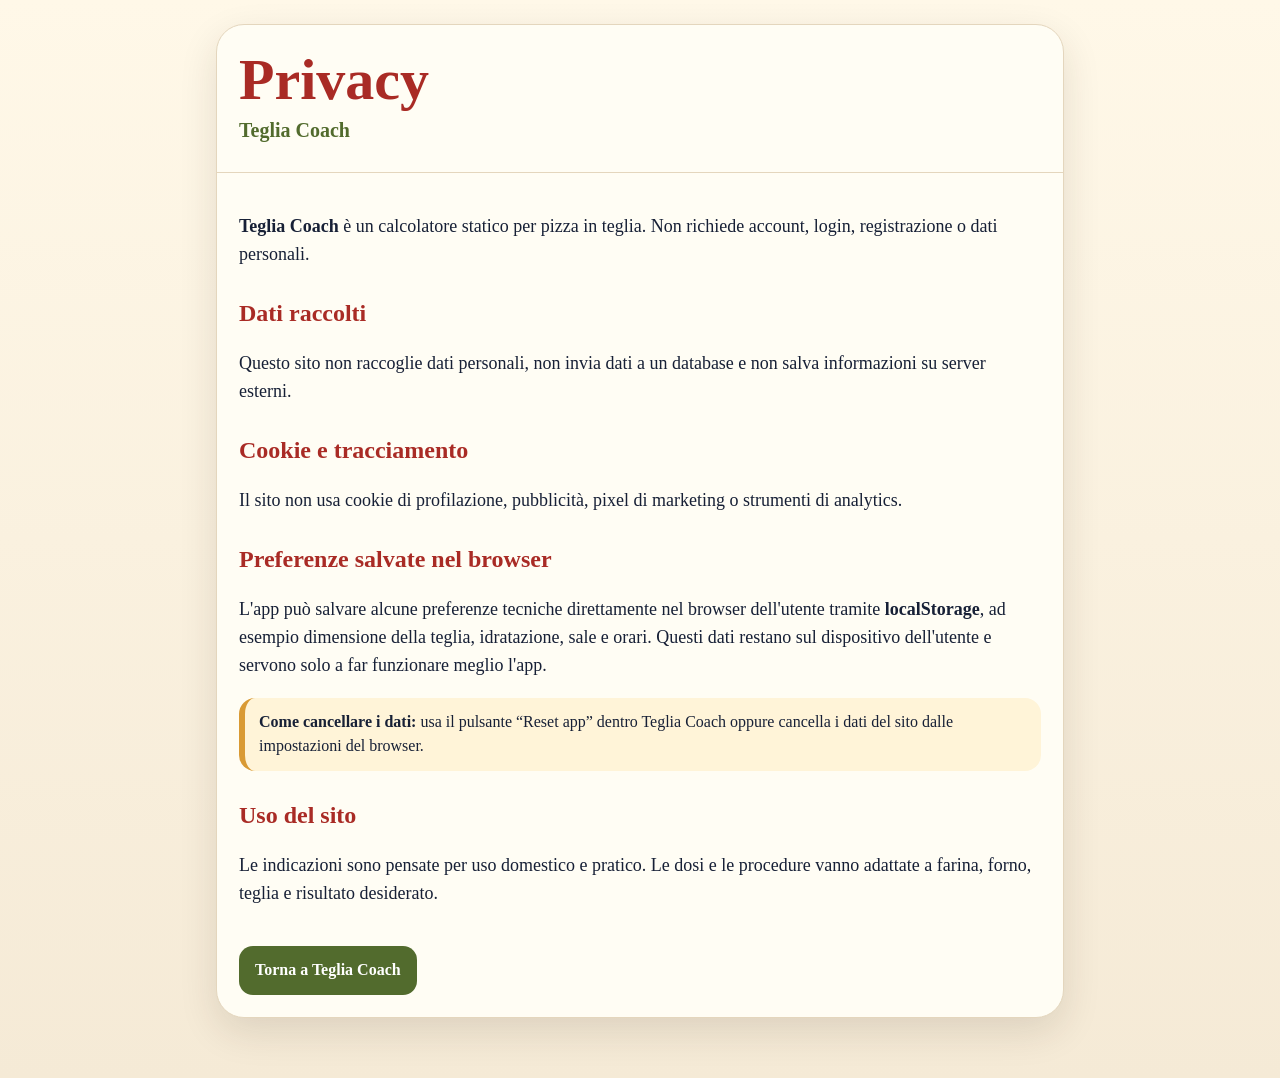
<file: privacy.html>
<!doctype html>
<html lang="it">
<head>
  <meta charset="utf-8">
  <meta name="viewport" content="width=device-width, initial-scale=1">
  <title>Privacy — Teglia Coach</title>
  <meta name="description" content="Informativa privacy essenziale di Teglia Coach.">
  <meta name="theme-color" content="#a92b25">
  <style>
    :root{--bg:#fff8e8;--paper:#fffdf4;--ink:#172036;--muted:#6c695f;--red:#a92b25;--green:#526b2d;--gold:#d99a34;--line:#e4d6bd;--shadow:0 14px 38px rgba(49,34,13,.12)}
    *{box-sizing:border-box}body{margin:0;background:linear-gradient(180deg,var(--bg),#f5ead6);color:var(--ink);font-family:Georgia,'Times New Roman',serif;line-height:1.55}.wrap{max-width:880px;margin:auto;padding:24px 16px 60px}.card{background:var(--paper);border:1px solid var(--line);border-radius:28px;box-shadow:var(--shadow);overflow:hidden}header{padding:26px 22px;border-bottom:1px solid var(--line)}h1{margin:0;color:var(--red);font-size:clamp(34px,6vw,58px);line-height:1}.sub{color:var(--green);font-weight:800;font-size:20px;margin-top:6px}main{padding:22px}h2{color:var(--red);margin:26px 0 8px}p,li{font-size:18px}a{color:var(--red);font-weight:800}.note{background:#fff4d8;border-left:6px solid var(--gold);border-radius:16px;padding:12px 14px;margin:18px 0}.back{display:inline-block;margin-top:20px;background:var(--green);color:#fff;text-decoration:none;padding:12px 16px;border-radius:14px}
  </style>
</head>
<body>
  <div class="wrap">
    <div class="card">
      <header>
        <h1>Privacy</h1>
        <div class="sub">Teglia Coach</div>
      </header>
      <main>
        <p><strong>Teglia Coach</strong> è un calcolatore statico per pizza in teglia. Non richiede account, login, registrazione o dati personali.</p>

        <h2>Dati raccolti</h2>
        <p>Questo sito non raccoglie dati personali, non invia dati a un database e non salva informazioni su server esterni.</p>

        <h2>Cookie e tracciamento</h2>
        <p>Il sito non usa cookie di profilazione, pubblicità, pixel di marketing o strumenti di analytics.</p>

        <h2>Preferenze salvate nel browser</h2>
        <p>L'app può salvare alcune preferenze tecniche direttamente nel browser dell'utente tramite <strong>localStorage</strong>, ad esempio dimensione della teglia, idratazione, sale e orari. Questi dati restano sul dispositivo dell'utente e servono solo a far funzionare meglio l'app.</p>

        <div class="note"><strong>Come cancellare i dati:</strong> usa il pulsante “Reset app” dentro Teglia Coach oppure cancella i dati del sito dalle impostazioni del browser.</div>

        <h2>Uso del sito</h2>
        <p>Le indicazioni sono pensate per uso domestico e pratico. Le dosi e le procedure vanno adattate a farina, forno, teglia e risultato desiderato.</p>

        <a class="back" href="index.html">Torna a Teglia Coach</a>
      </main>
    </div>
  </div>
</body>
</html>
</file>
<file: styles.css>
:root{
  --cream:#fff8e8;
  --paper:#fffdf4;
  --red:#a92b25;
  --green:#526b2d;
  --gold:#d99a34;
  --ink:#172036;
  --muted:#6c695f;
  --line:#e4d6bd;
  --soft:#f5ead6;
  --ok:#eef5df;
  --warn:#fff4d8;
  --bad:#ffebe7;
  --shadow:0 14px 38px rgba(49,34,13,.12);
  --radius:24px;
}
*{box-sizing:border-box}
html{scroll-behavior:smooth}
body{
  margin:0;
  min-height:100vh;
  background:radial-gradient(circle at top left, rgba(217,154,52,.22), transparent 32rem),linear-gradient(180deg,var(--cream),#f4e8d2);
  color:var(--ink);
  font-family:Georgia,'Times New Roman',serif;
}
button,input,select{font:inherit}
button,a,input,select{touch-action:manipulation}
button:focus-visible,a:focus-visible,input:focus-visible,select:focus-visible,summary:focus-visible{outline:3px solid rgba(169,43,37,.35);outline-offset:3px}
.appShell{max-width:1160px;margin:auto;padding:16px 14px 28px}
.hero,.card{
  background:rgba(255,253,244,.96);
  border:1px solid var(--line);
  border-radius:var(--radius);
  box-shadow:var(--shadow);
}
.hero{padding:26px 20px;margin:8px 0 20px;position:relative;overflow:hidden}
.hero:before{content:"";position:absolute;inset:-72px auto auto -48px;width:190px;height:190px;border-radius:50%;background:var(--gold);opacity:.16}
.eyebrow{margin:0 0 6px;color:var(--green);font-weight:900;letter-spacing:.08em;text-transform:uppercase;font-size:13px}
h1,h2,h3{line-height:1.03}
h1{margin:0;color:var(--red);font-size:clamp(40px,7vw,76px);letter-spacing:.3px;text-transform:uppercase}
h2{margin:0;color:var(--red);font-size:clamp(30px,4.6vw,48px)}
h3{margin:0 0 12px;color:var(--red);font-size:24px}
button,.buttonLike{
  border:0;
  border-radius:16px;
  background:var(--green);
  color:white;
  padding:13px 15px;
  font-weight:900;
  font-size:15px;
  cursor:pointer;
  box-shadow:0 8px 18px rgba(0,0,0,.1);
  text-decoration:none;
}
button.secondary,.ghost{
  background:var(--soft);
  color:var(--ink);
  border:1px solid var(--line);
}
.ghost{box-shadow:none}
button:active{transform:translateY(1px)}
.view{display:none}
.view.active{display:block}
.sectionTitle,.viewHeader{margin:18px 0 14px}
.viewHeader{display:flex;align-items:center;gap:14px}
.actionGrid{display:grid;grid-template-columns:repeat(3,1fr);gap:14px}
.actionCard{
  min-height:190px;
  display:flex;
  flex-direction:column;
  align-items:flex-start;
  text-align:left;
  gap:12px;
  background:var(--paper);
  color:var(--ink);
  border:1px solid var(--line);
  box-shadow:var(--shadow);
  padding:18px;
}
.cardIcon{display:grid;place-items:center;width:42px;height:42px;border-radius:50%;background:var(--red);color:white;font-size:22px;font-weight:900}
.cardTitle{display:block;color:var(--red);font-size:24px;font-weight:900;line-height:1.05}
.cardText{font-size:16px;line-height:1.35;color:#22314c}
.siteLinks{display:flex;gap:12px;flex-wrap:wrap;margin:18px 4px 0;color:var(--muted);align-items:center}
.siteLinks a,.siteLinks button{
  color:var(--muted);
  background:transparent;
  border:0;
  box-shadow:none;
  padding:4px 0;
  font-size:14px;
  font-weight:800;
  text-decoration:underline;
}
.twoColumns{display:grid;grid-template-columns:minmax(0,1fr) minmax(340px,.88fr);gap:16px;align-items:start}
.card{overflow:hidden}
.formCard{padding:18px}
.formCard h3{margin-top:18px}
.formCard h3:first-child{margin-top:0}
.row,.row3{display:grid;gap:12px;margin-bottom:12px}
.row{grid-template-columns:1fr 1fr}
.row3{grid-template-columns:repeat(3,1fr)}
label{display:block;margin:0 0 6px;color:var(--green);font-weight:900}
input,select{
  width:100%;
  min-height:48px;
  border:1px solid var(--line);
  border-radius:14px;
  background:white;
  color:var(--ink);
  padding:10px 12px;
  font-family:Arial,sans-serif;
  font-size:16px;
}
.choiceGrid{display:grid;grid-template-columns:repeat(5,1fr);gap:8px;margin-bottom:14px}
.choice{cursor:pointer}
.choice input{position:absolute;opacity:0;pointer-events:none}
.choice span{
  min-height:92px;
  display:flex;
  flex-direction:column;
  justify-content:center;
  gap:6px;
  border:1px solid var(--line);
  border-radius:16px;
  padding:12px;
  background:white;
  color:var(--ink);
  font-weight:900;
}
.choice small{display:block;color:var(--muted);font-size:13px;font-weight:700;line-height:1.2}
.choice input:checked + span{border-color:var(--red);background:#fff0e9;box-shadow:inset 0 0 0 2px rgba(169,43,37,.12)}


.formActions{display:flex;gap:10px;flex-wrap:wrap;margin-top:14px}
.resultStack{display:grid;gap:12px}
.singleColumn{margin-top:16px}
.resultCard{
  background:var(--paper);
  border:1px solid var(--line);
  border-radius:22px;
  box-shadow:var(--shadow);
  padding:16px;
}
.resultCard h3{margin-bottom:10px}
.resultCard.primary{background:#fff7e7;border-left:8px solid var(--gold)}
.resultCard.ok{background:var(--ok);border-left:8px solid var(--green)}
.resultCard.warn{background:var(--warn);border-left:8px solid var(--gold)}
.resultCard.bad{background:var(--bad);border-left:8px solid var(--red)}
.bigStep{display:block;color:var(--red);font-size:clamp(26px,5vw,44px);font-weight:900;line-height:1;margin:4px 0}


.emptyState{color:var(--muted);line-height:1.45}
.hidden{display:none!important}
.privacyOverlay{position:fixed;inset:0;background:rgba(23,32,54,.55);display:none;align-items:center;justify-content:center;padding:18px;z-index:60;backdrop-filter:blur(6px)}
.privacyOverlay.show{display:flex}
.privacyModal{width:min(560px,100%);background:var(--paper);border:1px solid var(--line);border-radius:26px;box-shadow:0 24px 80px rgba(0,0,0,.28);padding:20px}
.privacyModal h2{margin:0 0 8px;color:var(--red);font-size:30px}
.privacyModal p{margin:8px 0;color:var(--ink);font-size:17px;line-height:1.45}
.privacyActions{display:flex;gap:10px;flex-wrap:wrap;margin-top:16px}
.privacyActions a{display:inline-block;border-radius:16px;background:#f5ead6;color:var(--ink);border:1px solid var(--line);padding:13px 12px;font-weight:900;text-decoration:none}
@media(max-width:980px){
  .actionGrid{grid-template-columns:1fr}
  .twoColumns{grid-template-columns:1fr}
  .choiceGrid{grid-template-columns:1fr 1fr}
  
}
@media(max-width:640px){
  .appShell{padding:12px 10px 28px}
  .hero{padding:22px 16px}
  h1{font-size:clamp(42px,13vw,66px)}
  h2{font-size:clamp(30px,10vw,44px)}
  .actionCard{min-height:138px}
  .row,.row3{grid-template-columns:1fr}
  .choiceGrid{grid-template-columns:1fr}
  .viewHeader{align-items:flex-start;flex-direction:column}
}
@media print{
  body{background:white}
  .privacyOverlay,.viewHeader button,button{display:none!important}
  .appShell{max-width:100%;padding:0}
  .view{display:block;break-inside:avoid}
  .view:not(.active){display:none}
  .hero,.card,.resultCard{box-shadow:none}
}

/* Compattazione mobile */
.homeSavedStep{
  margin:0 0 14px;
  background:#fff7e7;
  border:1px solid var(--line);
  border-left:7px solid var(--gold);
  border-radius:20px;
  box-shadow:var(--shadow);
  padding:12px 14px;
}
.homeSavedStep b{display:block;color:var(--red);font-size:22px;line-height:1.05}
.homeSavedStep span{display:block;color:var(--ink);font-weight:800;margin-top:2px}
.homeSavedStep button{margin-top:10px;padding:10px 12px;box-shadow:none}
.panLine{
  display:grid;
  grid-template-columns:minmax(78px,1fr) auto minmax(78px,1fr) auto minmax(92px,.9fr);
  gap:8px;
  align-items:end;
  margin-bottom:12px;
}
.compactField label{font-size:15px;margin-bottom:4px}
.compactField input{min-height:46px;text-align:center;font-weight:800}
.fieldJoin,.fieldUnit{align-self:center;color:var(--muted);font-weight:900;padding-top:20px}
.choiceGrid.compactChoices{grid-template-columns:repeat(5,1fr);gap:7px}
.compactChoices .choice span{min-height:64px;padding:9px 8px;font-size:15px}
.compactChoices .choice small{font-size:12px}
.inlineHint{margin:8px 0 0;color:var(--muted);font-size:14px;line-height:1.35}
.resultStack:empty{display:none}
#cook:empty,#result:empty,#adviceOutput:empty{display:none}
@media(max-width:640px){
  .formCard{padding:16px}
  .formCard h3{font-size:22px;margin-top:16px;margin-bottom:10px}
  .panLine{grid-template-columns:1fr auto 1fr auto .8fr;gap:6px}
  .compactField input{min-height:44px;padding:8px}
  .choiceGrid.compactChoices{grid-template-columns:1fr 1fr}
  .compactChoices .choice span{min-height:58px}
  .sectionTitle,.viewHeader{margin:12px 0 12px}
  .siteLinks{margin-top:12px}
}


/* Gestione farine */
.flourBlend{display:grid;gap:10px}
.flourItem{border:1px solid var(--line);border-radius:16px;background:white;padding:12px}
.flourItemHead{display:flex;align-items:center;justify-content:space-between;gap:10px;margin-bottom:9px;color:var(--red)}
.flourFields{display:grid;grid-template-columns:repeat(3,1fr);gap:9px}
.flourItem:not([data-flour="1"]) .flourFields{grid-template-columns:.7fr 1fr 1fr 1.35fr}
.flourFields label{font-size:13px}
.flourFields input,.flourFields select{min-height:44px;padding:8px 10px;font-size:15px}
button.textButton{background:transparent;color:var(--red);border:0;box-shadow:none;padding:5px 2px;text-decoration:underline;font-size:13px}
.addFlourBtn{justify-self:start;box-shadow:none;padding:10px 12px}
.resetAdvanced{margin-top:10px}

.inputError{border-color:var(--red)!important;box-shadow:0 0 0 2px rgba(169,43,37,.12)}
@media(max-width:640px){
  .flourFields,.flourItem:not([data-flour="1"]) .flourFields{grid-template-columns:1fr 1fr}
  .flourItem:not([data-flour="1"]) .flourFields>div:last-child{grid-column:1/-1}
}


.adviceRow{padding:11px 0;border-top:1px solid var(--line)}
.adviceRow:first-of-type{border-top:0}
.adviceRow strong{display:block;color:var(--red);font-size:16px;margin-bottom:3px}
.adviceRow p{margin:0;line-height:1.35}
.adviceRow.badRow strong{color:var(--red)}
.adviceRow.okRow strong{color:var(--green)}
.adviceRow.warnRow strong{color:#9b6718}
.cookGuide{padding:14px 16px}
.guideStep{padding:13px 0;border-top:1px solid var(--line)}
.guideStep:first-of-type{border-top:0;padding-top:2px}
.guideStepHead{display:flex;align-items:center;gap:9px;margin-bottom:6px}
.guideStepHead strong{color:var(--red);font-size:19px}
.stepNumber{
  width:28px;height:28px;border-radius:50%;
  display:grid;place-items:center;
  background:var(--green);color:white;font-weight:900;
  flex:0 0 auto;
}
.guideStep p{margin:5px 0;line-height:1.35}
@media(max-width:640px){
  .resultStack{gap:9px}
  .resultCard{padding:13px 14px;border-radius:18px}
  .resultCard h3{font-size:22px;margin-bottom:7px}
  .bigStep{font-size:28px}
  .viewHeader h2{font-size:clamp(28px,8.5vw,38px)}
  #impasto .twoColumns{display:flex;flex-direction:column}
  #impasto .formCard{order:1;width:100%}
  #savedTimeline{order:2;width:100%}
}


/* Design system */
.premiumHome .sectionTitle{margin:22px 4px 14px}.premiumHome .sectionTitle h2{color:#172036;font:900 clamp(27px,5vw,38px)/1.08 Arial,sans-serif;letter-spacing:-.035em}.premiumHome .sectionTitle .eyebrow{font-family:Arial,sans-serif;font-size:11px}
.premiumHome .actionGrid.compact{gap:10px}.premiumHome .actionCard{min-height:0;padding:17px;background:#fffefa;border:1px solid #ddd7ca;border-radius:20px;box-shadow:0 8px 26px rgba(49,34,13,.055);display:grid;grid-template-columns:40px minmax(0,1fr);grid-template-rows:auto auto;column-gap:13px;row-gap:3px}.premiumHome .cardIcon{grid-row:1/3;width:40px;height:40px;background:#f4eee2;color:#a94332;font:900 16px/1 Arial,sans-serif}.premiumHome .cardTitle{color:#172036;font:900 18px/1.15 Arial,sans-serif}.premiumHome .cardText{color:#6f716b;font:500 13px/1.35 Arial,sans-serif}.premiumHome .siteLinks{justify-content:center;margin-top:16px;font-family:Arial,sans-serif}.premiumHome .siteLinks a,.premiumHome .siteLinks button{font-size:12px}
.homeSavedStep{position:relative;margin:0 0 12px;padding:14px 72px 14px 15px;background:#eef0e8;border:1px solid #d8dccf;border-left:0;border-radius:18px;box-shadow:none;font-family:Arial,sans-serif}.homeSavedStep .homeStepLabel{display:block;color:#526b2d;font-size:10px;font-weight:900;letter-spacing:.1em;text-transform:uppercase}.homeSavedStep b{display:block;margin-top:4px;color:#172036;font-size:18px}.homeSavedStep time{display:block;margin-top:3px;color:#6f716b;font-size:12px;font-weight:800}.homeSavedStep .homeStepButton{position:absolute;right:12px;top:50%;transform:translateY(-50%);padding:9px 10px;background:transparent;color:#a94332;border:0;box-shadow:none;font:900 13px/1 Arial,sans-serif}
.premiumFlow,.premiumFlow *{min-width:0}.premiumFlow .viewHeader{display:grid;grid-template-columns:44px minmax(0,1fr);align-items:center;gap:12px;margin:14px 0 16px}.premiumFlow .viewHeader .ghost{width:44px;height:44px;padding:0;font-size:0;border-radius:50%;background:rgba(255,253,244,.7);border:1px solid #ddd7ca;box-shadow:none}.premiumFlow .viewHeader .ghost::before{content:"←";font:700 21px/1 Arial,sans-serif;color:#172036}.premiumFlow .viewHeader .eyebrow{display:none}.premiumFlow .viewHeader h2{margin:0;color:#172036;font:900 clamp(24px,5vw,32px)/1.08 Arial,sans-serif;letter-spacing:-.035em}
.premiumFlow .flowForm{padding:18px;background:#fffefa;border:1px solid #ddd7ca;border-radius:22px;box-shadow:0 8px 28px rgba(49,34,13,.055)}.flowEyebrow{display:block;margin:0 0 5px;color:#526b2d;font:900 10px/1.2 Arial,sans-serif;letter-spacing:.1em;text-transform:uppercase}.premiumFlow .flowForm h3{margin:0 0 17px;color:#172036;font:900 23px/1.08 Arial,sans-serif}.premiumFlow label{font-family:Arial,sans-serif;font-size:13px}.premiumFlow input,.premiumFlow select{background:#fff;border:1.5px solid #c9c7bf;border-radius:13px;color:#172036;font-family:Arial,sans-serif;box-shadow:none}.premiumFlow input:focus,.premiumFlow select:focus{border-color:#a94332;box-shadow:0 0 0 3px rgba(169,67,50,.12);outline:0}.premiumFlow .flowPrimary{width:100%;min-height:52px;margin-top:14px;padding:0 16px;display:flex;align-items:center;justify-content:space-between;background:#172036;border-radius:13px;box-shadow:none;font-family:Arial,sans-serif}
.savedPlan{overflow:hidden;background:#fffefa;border:1px solid #ddd7ca;border-radius:22px;box-shadow:0 8px 28px rgba(49,34,13,.055);font-family:Arial,sans-serif}.savedPlan>.flowEyebrow{padding:17px 17px 0}.savedNext{padding:6px 17px 16px;display:flex;justify-content:space-between;gap:12px}.savedNext h3{margin:0;color:#172036;font:900 22px/1.08 Arial,sans-serif}.savedNext p{margin:5px 0 0;color:#6f716b;font-size:12px}.savedNext time{color:#a94332;font-size:13px;font-weight:900;white-space:nowrap}.savedPlanDetails{border-top:1px solid #e4dfd5}.savedPlanDetails>summary{cursor:pointer;padding:14px 17px;color:#a94332;font:900 13px/1 Arial,sans-serif}.savedPlanSection{padding:2px 17px 16px;border-top:1px solid #eee9df}.savedPlanSection h4{margin:14px 0 10px;color:#172036;font:900 14px/1 Arial,sans-serif}.savedPlanSection .premiumTimeline{padding:0}.savedDoseGrid{display:grid;grid-template-columns:1fr 1fr;gap:0 18px}.savedDose{display:flex;justify-content:space-between;gap:10px;padding:8px 0;border-bottom:1px solid #eee9df}.savedDose span{color:#6f716b;font-size:12px}.savedDose strong{color:#172036;font-size:13px}.emptyPlan{padding:17px}.emptyPlan>.flowEyebrow{padding:0}.emptyPlan h3{margin:5px 0;color:#172036;font:900 20px/1.1 Arial,sans-serif}.emptyPlan p{margin:7px 0 0;color:#6f716b;font:400 13px/1.4 Arial,sans-serif}
.premiumFlow #adviceOutput{margin-top:14px}.premiumFlow #adviceOutput .resultCard,.premiumFlow #cook .resultCard{padding:17px;background:#fffefa;border:1px solid #ddd7ca;border-radius:22px;box-shadow:0 8px 28px rgba(49,34,13,.055);font-family:Arial,sans-serif}.premiumFlow #adviceOutput .resultCard h3,.premiumFlow #cook .resultCard h3{color:#172036;font:900 20px/1.1 Arial,sans-serif}.premiumFlow .adviceRow p,.premiumFlow .guideStep p{color:#363b42;font-family:Arial,sans-serif;font-size:14px;line-height:1.4}.premiumFlow .adviceRow strong{font-family:Arial,sans-serif;font-size:12px;text-transform:uppercase;letter-spacing:.06em}.premiumFlow .guideStepHead strong{color:#172036;font:900 17px/1.15 Arial,sans-serif}.premiumFlow .stepNumber{width:26px;height:26px;background:#526b2d;font:900 12px/1 Arial,sans-serif}
@media(max-width:640px){.premiumHome .sectionTitle{margin:17px 4px 12px}.premiumHome .actionGrid.compact{gap:9px}.premiumHome .actionCard{padding:15px;border-radius:18px}.premiumHome .cardTitle{font-size:17px}.premiumFlow{width:100%;max-width:100%;overflow:hidden}.premiumFlow .viewHeader{margin:12px 6px 14px}.premiumFlow .viewHeader h2{font-size:24px}.premiumFlow .twoColumns{display:flex;flex-direction:column}.premiumFlow .flowForm{padding:16px;border-radius:20px}.premiumFlow .flowForm .row{grid-template-columns:1fr}.savedPlan{border-radius:20px}.savedNext{display:grid;gap:5px}.savedDoseGrid{grid-template-columns:1fr}}


/* Home, impasto e cottura */
.footerBar{display:none!important}
.premiumHome,.premiumFlow{--ui-ink:#172036;--ui-muted:#71736f;--ui-red:#a94332;--ui-green:#526b2d;--ui-line:#ddd7ca;--ui-paper:#fffefa}
.premiumHome .sectionTitle h2{font:900 clamp(27px,5vw,38px)/1.06 Arial,sans-serif!important;color:var(--ui-ink)!important}
.premiumHome .sectionTitle .eyebrow{color:var(--ui-green)!important;font:900 11px/1.2 Arial,sans-serif!important;letter-spacing:.11em}
.premiumHome .actionGrid.compact{display:grid;grid-template-columns:1fr;gap:10px}
.premiumHome .actionCard{
  text-align:left!important;padding:16px!important;border-radius:18px!important;background:var(--ui-paper)!important;
  border:1px solid var(--ui-line)!important;box-shadow:0 7px 22px rgba(49,34,13,.045)!important;
  grid-template-columns:38px minmax(0,1fr) 20px!important;grid-template-rows:auto auto!important;
}
.premiumHome .actionCard::after{content:"›";grid-column:3;grid-row:1/3;align-self:center;justify-self:end;color:#aaa59b;font:400 28px/1 Arial,sans-serif}
.premiumHome .cardIcon{grid-column:1;grid-row:1/3;width:38px;height:38px;background:#f4eee2!important;color:var(--ui-red)!important;font:900 14px/1 Arial,sans-serif!important}
.premiumHome .cardTitle{grid-column:2;color:var(--ui-ink)!important;font:900 17px/1.15 Arial,sans-serif!important}
.premiumHome .cardText{grid-column:2;color:var(--ui-muted)!important;font:500 12.5px/1.35 Arial,sans-serif!important}
.premiumHome .siteLinks{padding:4px 2px 16px;border:0;gap:16px}
.premiumHome .siteLinks a,.premiumHome .siteLinks button{color:#77736c!important;font:700 11px/1 Arial,sans-serif!important;text-decoration:none}
.premiumFlow .viewHeader h2{font:900 clamp(24px,5vw,32px)/1.06 Arial,sans-serif!important;color:var(--ui-ink)!important}
.premiumFlow .viewHeader .eyebrow{display:none!important}
.premiumFlow .flowForm h3{font:900 22px/1.08 Arial,sans-serif!important;color:var(--ui-ink)!important}
.premiumFlow .flowForm{background:var(--ui-paper)!important;border:1px solid var(--ui-line)!important;box-shadow:0 7px 24px rgba(49,34,13,.05)!important}
.premiumFlow .flowPrimary{background:var(--ui-ink)!important;color:white!important;font:900 15px/1 Arial,sans-serif!important}
.premiumFlow label{color:var(--ui-green)!important;font:800 13px/1.2 Arial,sans-serif!important}
.premiumFlow select,.premiumFlow input{background:#fff!important;color:var(--ui-ink)!important;border:1.5px solid #c9c7bf!important;font-family:Arial,sans-serif!important}
#impasto .doughWorkspace{display:flex;flex-direction:column;gap:12px}
#impasto #savedTimeline{order:1}
#impasto .doughCheck{order:2}
#impasto #adviceOutput{order:3}
#impasto .doughCheck{padding:15px!important}
#impasto .doughCheck .flowEyebrow{margin-bottom:4px}
#impasto .doughCheck h3{font-size:19px!important;margin-bottom:13px}
.savedPlan{background:var(--ui-paper)!important;border-color:var(--ui-line)!important;box-shadow:0 7px 24px rgba(49,34,13,.05)!important}
.savedPlan>.flowEyebrow{color:var(--ui-green)!important}
.savedNext h3{font:900 24px/1.05 Arial,sans-serif!important;color:var(--ui-ink)!important}
.savedNext time{color:var(--ui-red)!important}
.savedPlanDetails>summary{color:var(--ui-red)!important;font-family:Arial,sans-serif!important}
.savedPlanCta{margin-top:14px;width:100%;min-height:48px;background:var(--ui-ink);color:white;border-radius:12px;box-shadow:none;font:900 14px/1 Arial,sans-serif}
#cottura .cookWorkspace{display:block}
#cottura .cookSetup{margin-bottom:12px}
#cottura #cook .cookGuide{background:var(--ui-paper)!important;border:1px solid var(--ui-line)!important;box-shadow:0 7px 24px rgba(49,34,13,.05)!important}
#cottura #cook .cookGuide>h3{font:900 20px/1.1 Arial,sans-serif!important;color:var(--ui-ink)!important}
#cottura .guideStep{display:grid;grid-template-columns:30px minmax(0,1fr);column-gap:10px;padding:14px 0!important}
#cottura .guideStepHead{display:contents}
#cottura .stepNumber{grid-column:1;grid-row:1/3;width:28px;height:28px;background:var(--ui-green)!important;color:#fff}
#cottura .guideStepHead strong{grid-column:2;color:var(--ui-ink)!important;font:900 17px/1.15 Arial,sans-serif!important}
#cottura .guideStep p{grid-column:2;margin:5px 0 0!important;color:#363b42!important;font:400 14px/1.42 Arial,sans-serif!important}
#cottura .guideStep p+p{margin-top:6px!important}
@media(max-width:640px){
  .premiumHome .sectionTitle{margin-top:18px}
  .premiumHome .sectionTitle h2{font-size:29px!important;max-width:330px}
  .premiumHome .actionCard{padding:15px!important}
  .premiumHome .siteLinks{justify-content:flex-start;flex-wrap:wrap}
  #impasto .doughCheck .row{grid-template-columns:1fr}
  #cottura .cookSetup{padding:15px!important}
  #cottura .cookSetup h3{font-size:19px!important;margin-bottom:13px}
}


/* Stati temporali e flussi mobile */
.homeSavedStep{padding-right:78px!important}
.homeSavedStep .homeNext{display:block;margin-top:5px;color:#5f625e;font:700 11px/1.3 Arial,sans-serif}
.upNext{display:grid;grid-template-columns:auto minmax(0,1fr) auto;gap:8px;align-items:center;padding:11px 17px;background:#f5f1e8;border-top:1px solid #e4dfd5;font-family:Arial,sans-serif}
.upNext span{color:#526b2d;font-size:10px;font-weight:900;text-transform:uppercase;letter-spacing:.08em}.upNext strong{color:#172036;font-size:13px}.upNext time{color:#a94332;font-size:12px;font-weight:900}
#cottura .cookWorkspace,#cottura .cookSetup,#cottura #cook{width:100%!important;max-width:none!important}
#cottura .cookSetup{box-sizing:border-box}
#impasto .doughWorkspace{width:100%}
#impasto #savedTimeline{order:1!important}
#impasto .doughCheck{order:2!important}
#impasto #adviceOutput{order:3!important}
#impasto .doughCheck{margin-top:0}
@media(max-width:640px){
  .appShell:has(.premiumCalc.active) .hero,.appShell:has(.premiumFlow.active) .hero{display:none!important}
  .premiumCalc.active,.premiumFlow.active{padding-top:4px}
  #cottura .cookWorkspace{display:block!important}
  #cottura .cookSetup{width:100%!important;margin:0 0 12px!important}
  #impasto .doughWorkspace{display:flex!important;flex-direction:column!important}
  .upNext{grid-template-columns:1fr auto}.upNext span{grid-column:1/-1}
}


/* Material polish e cooking mode */
body{
  background-color:#f4ead6;
  background-image:
    radial-gradient(circle at 18% 9%,rgba(255,255,255,.58) 0 1px,transparent 1.5px),
    radial-gradient(circle at 72% 31%,rgba(118,91,50,.055) 0 1px,transparent 1.5px),
    linear-gradient(115deg,rgba(255,248,229,.76),rgba(240,224,191,.34));
  background-size:19px 19px,27px 27px,100% 100%;
}
.premiumHome .actionCard,.premiumFlow .flowForm,.savedPlan,.doughResult,#cottura #cook .cookGuide{
  background:#fffdf8!important;
  border-color:rgba(91,72,43,.18)!important;
  box-shadow:0 1px 1px rgba(65,43,15,.04),0 10px 30px rgba(65,43,15,.075)!important;
}
.premiumHome .actionCard:active{transform:translateY(1px)}
.homeSavedStep{background:#eef0e7!important;border-color:#d3d9c8!important;box-shadow:0 7px 20px rgba(65,43,15,.045)!important}
.premiumFlow input,.premiumFlow select{
  background:#fff!important;border-color:#c8c5bc!important;box-shadow:inset 0 1px 0 rgba(255,255,255,.8),0 1px 2px rgba(45,34,18,.035)!important;
}
.premiumFlow input:focus,.premiumFlow select:focus{
  border-color:#a94332!important;box-shadow:0 0 0 3px rgba(169,67,50,.11)!important;
}
#cottura .cookGuide{overflow:hidden}
#cottura .stepTimer{
  grid-column:2;width:max-content;max-width:100%;margin-top:10px;padding:9px 12px;border:1px solid #d7d1c5;border-radius:11px;
  background:#f6f1e7;color:#172036;box-shadow:none;font:800 12px/1 Arial,sans-serif;
}
#cottura .stepTimer::before{content:"◷";margin-right:6px;color:#a94332}
.cookTimer{
  position:sticky;bottom:12px;z-index:20;margin:14px 0 0;padding:15px 16px 14px;border:1px solid rgba(23,32,54,.14);border-radius:20px;
  background:rgba(23,32,54,.96);color:#fff;box-shadow:0 18px 45px rgba(23,32,54,.22);backdrop-filter:blur(12px);font-family:Arial,sans-serif;
}
.timerTop{display:flex;justify-content:space-between;align-items:flex-start}.timerTop .flowEyebrow{color:#d7dfc4}.timerTop strong{display:block;margin-top:3px;font-size:14px}
.timerClose{width:34px;height:34px;padding:0;border:0;border-radius:50%;background:rgba(255,255,255,.09);color:#fff;box-shadow:none;font-size:21px}
.timerDisplay{margin:8px 0 12px;font:900 clamp(42px,12vw,62px)/.95 Arial,sans-serif;letter-spacing:-.05em;font-variant-numeric:tabular-nums}
.timerActions{display:grid;grid-template-columns:1.3fr 1fr 1fr;gap:7px}.timerActions button{min-height:42px;padding:0 10px;border:1px solid rgba(255,255,255,.16);border-radius:11px;background:rgba(255,255,255,.08);color:#fff;box-shadow:none;font:800 12px/1 Arial,sans-serif}.timerActions button:first-child{background:#fff;color:#172036}
.cookTimer.timerDone{background:rgba(169,67,50,.97)}.cookTimer.timerDone .timerDisplay{animation:timerPulse .8s ease-in-out 2}
@keyframes timerPulse{50%{transform:scale(1.025)}}
@media(max-width:640px){
  body{background-size:17px 17px,25px 25px,100% 100%}
  .premiumHome .actionCard,.premiumFlow .flowForm,.savedPlan,.doughResult,#cottura #cook .cookGuide{box-shadow:0 1px 1px rgba(65,43,15,.035),0 8px 22px rgba(65,43,15,.06)!important}
  .cookTimer{bottom:8px;border-radius:18px}
}
@media(prefers-reduced-motion:reduce){.cookTimer.timerDone .timerDisplay{animation:none}.premiumHome .actionCard:active{transform:none}}


/* Timeline visuale */
.visualTimeline{list-style:none;margin:0;padding:4px 0 8px;display:grid;gap:10px}
.visualTimelineStep{position:relative;display:grid;grid-template-columns:34px minmax(0,1fr);gap:8px}
.visualTimelineRail{position:relative;display:flex;justify-content:center}
.visualTimelineStep:not(:last-child) .visualTimelineRail:after{content:"";position:absolute;top:30px;bottom:-16px;width:2px;background:#ddd4c3}
.visualTimelineNumber{position:relative;z-index:1;width:29px;height:29px;border-radius:50%;display:grid;place-items:center;background:#f1ede4;border:2px solid #d7cebe;color:#77736a;font:900 12px/1 Arial,sans-serif}
.visualTimelineStep.done .visualTimelineNumber{background:#526b2d;border-color:#526b2d;color:#fff}
.visualTimelineStep.current .visualTimelineNumber{background:#b62d29;border-color:#b62d29;color:#fff;box-shadow:0 0 0 4px rgba(182,45,41,.1)}
.visualTimelineStep.next .visualTimelineNumber{border-color:#a94332;color:#a94332;background:#fffefa}
.visualTimelineCard{min-width:0;display:grid;grid-template-columns:94px minmax(0,1fr);gap:12px;padding:9px;background:#fffefa;border:1px solid #e1dbcf;border-radius:17px;box-shadow:0 5px 16px rgba(49,34,13,.045)}
.timelineVisual{min-height:92px;border-radius:13px;display:grid;place-items:center;background:linear-gradient(145deg,#fbf0dc,#f4e5c9);border:1px solid #eee0c8;overflow:hidden}
.timelineVisual span{font-size:36px;filter:saturate(.8)}
.timelineVisualBody{min-width:0;padding:2px 4px 3px 0}
.timelineVisualTop{display:flex;justify-content:space-between;align-items:center;gap:8px;margin-bottom:3px}
.timelineVisualTop time{color:#a94332;font:900 11px/1 Arial,sans-serif;white-space:nowrap}
.timelineState{color:#71736f;font:900 9px/1 Arial,sans-serif;text-transform:uppercase;letter-spacing:.08em}
.visualTimelineStep.current .timelineState{color:#b62d29}.visualTimelineStep.next .timelineState{color:#526b2d}
.timelineVisualTitle{display:block;color:#172036;font:900 15px/1.12 Arial,sans-serif}
.timelineVisualBody p{margin:5px 0 6px;color:#62645f;font:400 11.5px/1.32 Arial,sans-serif}
.timelineDuration{display:inline-flex;padding:4px 7px;border-radius:999px;background:#f3efe6;color:#65645e;font:800 9.5px/1 Arial,sans-serif}
.visualTimelineStep.future .visualTimelineCard{opacity:.72}
.savedPlanSection .visualTimeline{padding:2px 0 4px}
.timelineDisclosure .visualTimeline{padding:2px 20px 18px}
@media(max-width:420px){
 .visualTimelineStep{grid-template-columns:30px minmax(0,1fr);gap:6px}
 .visualTimelineNumber{width:27px;height:27px}
 .visualTimelineStep:not(:last-child) .visualTimelineRail:after{top:28px}
 .visualTimelineCard{grid-template-columns:78px minmax(0,1fr);gap:9px;padding:8px}
 .timelineVisual{min-height:84px}
 .timelineVisual span{font-size:31px}
 .timelineVisualTitle{font-size:14px}
 .timelineVisualBody p{font-size:11px}
}


/* Simulazione e controlli progressivi */
.premiumCalc #result:not(:empty){margin-top:18px}
#impasto .doughCheck{padding:0!important;overflow:hidden}
#impasto .doughCheckSummary{
  list-style:none;cursor:pointer;display:flex;align-items:center;justify-content:space-between;gap:14px;
  padding:17px 18px;color:#172036;font-family:Arial,sans-serif;
}
#impasto .doughCheckSummary::-webkit-details-marker{display:none}
#impasto .doughCheckSummary small{
  display:block;margin-bottom:5px;color:#526b2d;font:900 10px/1.15 Arial,sans-serif;
  letter-spacing:.1em;text-transform:uppercase;
}
#impasto .doughCheckSummary strong{display:block;font:900 19px/1.1 Arial,sans-serif}
#impasto .summaryChevron{color:#a94332;font:900 22px/1 Arial,sans-serif;transition:transform .18s ease}
#impasto .doughCheck[open] .summaryChevron{transform:rotate(180deg)}
#impasto .doughCheckBody{padding:2px 18px 18px;border-top:1px solid #e6e0d5}
#impasto .doughCheckBody>label:first-child{margin-top:15px}
@media(max-width:640px){
  .premiumCalc #result:not(:empty){margin-top:16px}
  #impasto .doughCheckSummary{padding:16px}
  #impasto .doughCheckBody{padding:2px 16px 16px}
}
@media(prefers-reduced-motion:reduce){#impasto .summaryChevron{transition:none}}


/* Azioni impasto salvato */
.homeStepActions{display:flex;align-items:center;gap:8px;margin-top:10px}
.homeStepActions .homeStepButton{margin-top:0}
.homeStepDelete{
  margin:0;
  padding:8px 10px;
  min-height:34px;
  border-radius:10px;
  background:transparent;
  color:#7a342c;
  border:1px solid #d9b9ae;
  box-shadow:none;
  font:800 12px/1 Arial,sans-serif;
}
.homeStepDelete:active{background:#f7e8e2}


/* Scheda impasto stampabile */
.printSheet{display:none}
.savedPlanActions{padding:0 17px 17px}
.savedPlanPrint{
  width:100%;min-height:44px;padding:0 13px;border:1px solid #d8d1c4;border-radius:12px;
  background:#f6f1e7;color:#172036;box-shadow:none;font:900 12px/1 Arial,sans-serif;
}
@media print{
  @page{size:A4;margin:12mm}
  body{background:#fff!important;color:#172036!important}
  body>.privacyOverlay,.appShell>header,.appShell>main{display:none!important}
  .appShell{max-width:none!important;padding:0!important;margin:0!important}
  .printSheet{display:block!important;font-family:Arial,sans-serif;color:#172036}
  .printHead{display:flex;justify-content:space-between;gap:18px;padding-bottom:10mm;border-bottom:2px solid #172036}
  .printBrand{display:block;margin-bottom:4px;color:#526b2d;font-size:9pt;font-weight:900;letter-spacing:.08em;text-transform:uppercase}
  .printHead h1{margin:0;color:#a94332;font:900 25pt/1 Arial,sans-serif;text-transform:none}
  .printHead p{margin:5px 0 0;color:#62645f;font-size:9.5pt}
  .printHydration{min-width:28mm;text-align:center;padding:4mm;border:1px solid #d9d1c3;border-radius:5mm}
  .printHydration strong{display:block;color:#a94332;font-size:20pt;line-height:1}
  .printHydration span{display:block;margin-top:2mm;font-size:7.5pt;font-weight:800;text-transform:uppercase}
  .printFacts{display:grid;grid-template-columns:repeat(4,1fr);gap:0;margin:6mm 0;border:1px solid #ddd6c9;border-radius:3mm;overflow:hidden}
  .printFacts div{padding:3mm 4mm;border-right:1px solid #ddd6c9}.printFacts div:last-child{border-right:0}
  .printFacts span{display:block;color:#77736c;font-size:7pt;text-transform:uppercase;font-weight:800}.printFacts strong{display:block;margin-top:1mm;font-size:10pt}
  .printSection{margin-top:7mm;break-inside:avoid}
  .printSection h2{margin:0 0 3mm;padding-bottom:2mm;border-bottom:1px solid #d8d1c4;color:#172036;font:900 14pt/1 Arial,sans-serif}
  .printDoseGrid{display:grid;grid-template-columns:1fr 1fr;column-gap:10mm}
  .printDose{display:flex;justify-content:space-between;padding:2.2mm 0;border-bottom:1px solid #eee9df;font-size:9pt}
  .printDose span{color:#62645f}.printDose strong{color:#172036}
  .printMethod{display:grid;grid-template-columns:1fr 1fr;column-gap:7mm}.printMethod h2{grid-column:1/-1}
  .printMethodStep{display:grid;grid-template-columns:7mm 1fr;gap:2mm;align-items:start;padding:2mm 0}
  .printMethodStep>b,.printTimelineNumber{width:6mm;height:6mm;border-radius:50%;display:grid;place-items:center;background:#526b2d;color:#fff;font-size:7.5pt}
  .printMethodStep p{margin:0;font-size:8.5pt;line-height:1.35}
  .printTimeline{break-inside:auto}
  .printTimelineRow{display:grid;grid-template-columns:7mm 23mm 1fr;gap:3mm;align-items:start;padding:2.6mm 0;border-bottom:1px solid #e9e4da;break-inside:avoid}
  .printTimelineRow time{color:#a94332;font-size:8pt;font-weight:900;padding-top:1mm}
  .printTimelineRow strong{display:block;font-size:9pt}.printTimelineRow p{margin:1mm 0 0;color:#62645f;font-size:7.8pt;line-height:1.3}
  .printFooter{margin-top:8mm;padding-top:3mm;border-top:1px solid #d8d1c4;color:#77736c;font-size:7.5pt;text-align:center}
}


/* Home adattiva */
.homeActiveState,.homeDoughWorkspace{width:100%}
.homeActiveState .activeDoughTitle{margin-bottom:12px}
.homeDoughWorkspace{display:flex;flex-direction:column;gap:12px}
.homeTools{padding:0!important;overflow:hidden;background:#fffdf8!important;border:1px solid rgba(91,72,43,.18)!important;border-radius:20px!important;box-shadow:0 7px 24px rgba(49,34,13,.05)!important}
.homeToolsSummary{list-style:none;cursor:pointer;display:flex;align-items:center;justify-content:space-between;gap:14px;padding:17px 18px;color:#172036;font-family:Arial,sans-serif}
.homeToolsSummary::-webkit-details-marker{display:none}
.homeToolsSummary small{display:block;margin-bottom:5px;color:#526b2d;font:900 10px/1.15 Arial,sans-serif;letter-spacing:.1em;text-transform:uppercase}
.homeToolsSummary strong{display:block;font:900 19px/1.1 Arial,sans-serif}
.homeToolsSummary .summaryChevron{color:#a94332;font:900 22px/1 Arial,sans-serif;transition:transform .18s ease}
.homeTools[open] .summaryChevron{transform:rotate(180deg)}
.homeToolsBody{padding:4px 16px 16px;border-top:1px solid #e6e0d5;display:grid;gap:8px}
.homeToolAction{width:100%;display:grid;grid-template-columns:1fr auto;gap:12px;align-items:center;text-align:left;padding:13px 12px;border:1px solid #e1dbcf;border-radius:13px;background:#faf8f2;color:#172036;box-shadow:none}
.homeToolAction span{display:block}.homeToolAction strong{display:block;font:900 14px/1.15 Arial,sans-serif}.homeToolAction small{display:block;margin-top:4px;color:#71736f;font:600 11px/1.35 Arial,sans-serif}.homeToolAction>b{color:#a94332;font-size:18px}
.savedPlanActions{display:grid;grid-template-columns:minmax(0,1fr) auto;gap:8px}
.savedPlanDelete{min-height:44px;padding:0 12px;border:1px solid #d9b9ae;border-radius:12px;background:transparent;color:#7a342c;box-shadow:none;font:800 11px/1 Arial,sans-serif}
.homeActiveState .savedPlan{margin:0}
.homeActiveState .savedPlan>.flowEyebrow{padding-top:17px}
.homeEmptyActions .primaryHomeAction{border-color:rgba(169,67,50,.28)!important}
@media(max-width:640px){
 .homeActiveState .sectionTitle h2{font-size:27px!important}
 .homeToolsSummary{padding:16px}
 .homeToolsBody{padding:4px 14px 14px}
 .savedPlanActions{grid-template-columns:1fr auto}
}
@media(prefers-reduced-motion:reduce){.homeToolsSummary .summaryChevron{transition:none}}

/* Grammatica visiva Home */
.homeCreateCard{padding:22px 26px 24px;border-radius:20px;background:#fffdf8;border:1px solid rgba(91,72,43,.18);box-shadow:0 7px 24px rgba(49,34,13,.05)}
.homeCreateCard .flowEyebrow{margin:0 0 9px;color:#526b2d;font:900 10px/1.15 Arial,sans-serif;letter-spacing:.1em;text-transform:uppercase}
.homeCreateCard h3{margin:0;color:#172036;font:900 24px/1.08 Arial,sans-serif}
.homeCreateCard>p:not(.flowEyebrow){margin:9px 0 18px;color:#71736f;font:600 14px/1.45 Arial,sans-serif}
.homeCreateCard .savedPlanCta{width:100%;margin:0}
@media(max-width:640px){.homeCreateCard{padding:20px 26px 22px}.homeCreateCard h3{font-size:22px}}

/* PREVIEW CALCOLO — componente risultato */
.doughResult{overflow:hidden;width:100%;background:#fffefa;border:1px solid #ddd7ca;border-radius:22px;box-shadow:0 10px 30px rgba(49,34,13,.07);font-family:Arial,sans-serif}
.doughResultHead{display:flex;justify-content:space-between;align-items:flex-start;gap:16px;padding:20px}
.resultEyebrow{display:block;margin-bottom:6px;color:#526b2d;font-size:10px;font-weight:900;letter-spacing:.1em;text-transform:uppercase}
.doughResultHead h3{margin:0;color:#172036;font:900 28px/1.04 Arial,sans-serif;letter-spacing:-.025em}
.resultMeta{margin:7px 0 0;color:#71736f;font-size:13px;line-height:1.35}
.hydrationBadge{flex:0 0 auto;min-width:72px;padding-left:14px;border-left:1px solid #ddd7ca;text-align:center}
.hydrationBadge strong{display:block;color:#a94332;font-size:25px;line-height:1;font-weight:900}
.hydrationBadge span{display:block;margin-top:4px;color:#71736f;font-size:10px}
.nextAction{display:grid;grid-template-columns:minmax(0,1fr) auto;gap:4px 12px;margin:0 12px;padding:14px 15px;border-radius:16px;background:#eef0e8}
.nextAction .nextLabel{grid-column:1/-1;color:#526b2d;font-size:10px;font-weight:900;letter-spacing:.1em;text-transform:uppercase}
.nextAction strong{color:#172036;font-size:17px;line-height:1.15}.nextAction time{align-self:center;color:#a94332;font-size:12px;font-weight:900;white-space:nowrap}
.premiumSection{padding:18px 20px;border-bottom:1px solid rgba(111,82,43,.13)}
.premiumSection h4{margin:0;color:#172036;font-size:16px}
.sectionBar{display:flex;justify-content:space-between;align-items:baseline;gap:12px;margin-bottom:10px}.sectionBar>span{color:#71736f;font-size:11px}
.doseGrid{display:grid;grid-template-columns:repeat(2,minmax(0,1fr));gap:0 20px}
.doseItem{display:flex;justify-content:space-between;gap:12px;padding:8px 0;border-bottom:1px solid rgba(111,82,43,.1)}
.doseItem span{color:#4f514e;font-size:13px}.doseItem strong{color:#172036;font-size:14px}
.compactSteps{list-style:none;margin:10px 0 0;padding:0;display:grid;gap:10px}
.compactSteps li{display:grid;grid-template-columns:25px minmax(0,1fr);gap:9px;align-items:start}
.compactSteps li>span{width:24px;height:24px;display:grid;place-items:center;border-radius:50%;background:#f1e5cc;color:#a94332;font-size:11px;font-weight:900}
.compactSteps p{margin:2px 0 0;color:#363b42;font-size:13px;line-height:1.4}
.doughResult .savedDoseGrid{display:grid;grid-template-columns:1fr;gap:0}.doughResult .savedDose{display:flex;justify-content:space-between;gap:12px;padding:9px 0;border-bottom:1px solid #eee9df}
.doughResult .savedDose span{color:#6f716b;font-size:12px}.doughResult .savedDose strong{color:#172036;font-size:13px;text-align:right}
.manageDough{width:calc(100% - 40px);min-height:50px;margin:18px 20px 20px;padding:0 16px;border-radius:13px;background:#172036;color:#fff;box-shadow:none;font:900 14px/1 Arial,sans-serif}
@media(max-width:640px){.doughResultHead{padding:17px 15px 14px}.doughResultHead h3{font-size:26px}.hydrationBadge{min-width:64px;padding-left:10px}.hydrationBadge strong{font-size:22px}.nextAction{margin:0 9px;padding:12px 13px;grid-template-columns:1fr}.nextAction time{margin-top:2px}.premiumSection{padding:16px 15px}.doseGrid{grid-template-columns:1fr}.manageDough{width:calc(100% - 30px);margin:15px}}

/* CALCOLATORE — unica sorgente di stile, mobile-first */
.premiumCalc{
  --pc-ink:#172036;--pc-muted:#73736d;--pc-accent:#a94332;
  --pc-green:#526b2d;--pc-line:#d8d3c8;
  width:100%;min-width:0;font-family:Arial,sans-serif;
}
.premiumCalc *{box-sizing:border-box;min-width:0}
.premiumCalc .viewHeader{
  display:grid;grid-template-columns:44px 1fr;gap:12px;align-items:center;
  margin:12px 0 16px;
}
.premiumCalc .viewHeader .ghost{
  width:44px;height:44px;padding:0;border:1px solid var(--pc-line);border-radius:50%;
  background:rgba(255,253,244,.72);box-shadow:none;font-size:0;
}
.premiumCalc .viewHeader .ghost::before{content:"←";font:700 21px/1 Arial,sans-serif;color:var(--pc-ink)}
.premiumCalc .viewHeader .eyebrow{display:none}
.premiumCalc .viewHeader h2{margin:0;color:var(--pc-ink);font:900 24px/1.08 Arial,sans-serif;letter-spacing:-.035em}

.premiumCalc .twoColumns{display:block;width:100%}
.premiumCalc .recipeBuilder{
  width:100%;margin:0;padding:14px;
  border:0;border-radius:0;background:transparent;box-shadow:none;overflow:visible;
}
.premiumCalc .calculatorSection{
  width:100%;margin:0 0 18px;border:1px solid var(--pc-line);
  border-radius:18px;background:#fff;overflow:hidden;
}
.premiumCalc .calculatorSection:last-of-type{margin-bottom:0}
.premiumCalc .calculatorSectionHeader{padding:14px 18px 12px;border-bottom:1px solid var(--pc-line);background:#f6f3eb}
.premiumCalc .calculatorSectionHeader>span{display:block;color:#6f706d;font:900 11px/1.1 Arial,sans-serif;letter-spacing:.08em;text-transform:uppercase}
.premiumCalc .calculatorSectionHeader>small{display:block;margin-top:6px;color:#74746f;font:500 12px/1.35 Arial,sans-serif}

.premiumCalc label{display:block;margin:0 0 6px;color:var(--pc-green);font:800 13px/1.2 Arial,sans-serif}
.premiumCalc input,.premiumCalc select{
  display:block;width:100%;max-width:100%;min-height:50px;padding:10px 12px;
  border:1.5px solid #bbb8ae;border-radius:13px;background:#fff;color:var(--pc-ink);
  box-shadow:0 1px 2px rgba(45,34,18,.045);font:16px/1.2 Arial,sans-serif;
}
.premiumCalc input:focus,.premiumCalc select:focus{border-color:var(--pc-accent);box-shadow:0 0 0 3px rgba(169,67,50,.12);outline:0}

.premiumCalc .panLine{
  display:grid;grid-template-columns:minmax(0,1fr) 14px minmax(0,1fr) minmax(0,.72fr);
  gap:7px;align-items:end;width:100%;margin:0;padding:16px 18px 18px;
}
.premiumCalc .compactField input{text-align:center;font-weight:800}
.premiumCalc .fieldJoin{padding-bottom:15px;text-align:center;color:var(--pc-muted);font-weight:800}
.premiumCalc .fieldUnit{display:none}
.premiumCalc .pans label::after{content:" · n."}

.premiumCalc .choiceGrid.compactChoices{
  display:grid;width:100%;margin:0;padding:16px 18px 18px;
  grid-template-columns:repeat(2,minmax(0,1fr));gap:10px;
}
.premiumCalc .choice{display:block;width:100%;margin:0;cursor:pointer}
.premiumCalc .choice input{position:absolute;width:1px;height:1px;opacity:0;pointer-events:none}
.premiumCalc .choice span{
  display:flex;width:100%;min-height:62px;padding:10px 11px;flex-direction:column;
  justify-content:center;gap:6px;border:1.5px solid #d4d0c6;border-radius:14px;
  background:#fff;color:var(--pc-ink);font:900 15px/1.15 Arial,sans-serif;
}
.premiumCalc .choice small{display:block;color:var(--pc-muted);font:700 12px/1.2 Arial,sans-serif}
.premiumCalc .choice input:checked+span{border-color:var(--pc-accent);background:#fbf2ed;box-shadow:inset 0 0 0 1px var(--pc-accent)}
.premiumCalc .compactChoices .choice:nth-child(5){grid-column:1}

.premiumCalc .scheduleEditor>.row{
  display:grid;grid-template-columns:1fr;gap:12px;width:100%;margin:0;padding:16px 18px 18px;
}
.premiumCalc .scheduleEditor>.row>div{width:100%}

.premiumCalc .flourEditor>.flourItem{width:100%;margin:0;padding:16px 18px;border:0;border-radius:0;background:#fff}
.premiumCalc .flourEditor>.flourItem+.flourItem{border-top:1px solid #e2ddd3}
.premiumCalc .flourItemHead{display:flex;align-items:center;justify-content:space-between;gap:10px;margin:0 0 10px;color:var(--pc-ink)}
.premiumCalc .flourItemHead strong{font-size:15px}.premiumCalc .flourItemHead>span{color:var(--pc-accent);font-size:14px;font-weight:900}
.premiumCalc .flourFields{display:grid;grid-template-columns:repeat(2,minmax(0,1fr));gap:8px}
.premiumCalc .flourFields>div:last-child{grid-column:1/-1}
.premiumCalc .flourFields label{color:var(--pc-muted);font-size:11px}
.premiumCalc .flourFields input,.premiumCalc .flourFields select{min-height:43px;padding:7px 9px;font-size:14px}
.premiumCalc .addFlourBtn{margin:0 18px 16px;padding:9px 11px;border:1px dashed #bdb9af;border-radius:10px;background:#fff;color:var(--pc-ink);box-shadow:none;font:800 13px/1 Arial,sans-serif}

.premiumCalc .calculatorInset{display:grid;gap:12px;width:100%;margin:0;padding:16px 18px 18px}
.premiumCalc .calculatorInset .fieldHint{display:block;margin:8px 2px 0;color:var(--pc-muted);font:600 11px/1.35 Arial,sans-serif}
.premiumCalc .resetAdvanced{margin:12px 14px 0}
.premiumCalc .primaryAction{display:block;margin:18px 14px 0}
.premiumCalc #calculateBtn{width:100%;min-height:54px;padding:0 18px;display:flex;align-items:center;justify-content:space-between;border-radius:13px;background:var(--pc-ink);box-shadow:none;font:900 16px/1 Arial,sans-serif}
.premiumCalc #result{width:100%;max-width:100%}
.premiumCalc #result:not(:empty){margin-top:18px}

@media(max-width:980px){
  .appShell{width:100%;max-width:100%;padding:14px 16px 28px}
}
@media(min-width:981px){
  .premiumCalc .viewHeader h2{font-size:32px}
  .premiumCalc .twoColumns:not(:has(#result:empty)){display:grid;grid-template-columns:minmax(0,1fr) minmax(340px,.88fr);gap:18px;align-items:start}
  .premiumCalc .panLine{grid-template-columns:minmax(0,1fr) 18px minmax(0,1fr) 44px minmax(0,.78fr)}
  .premiumCalc .fieldUnit{display:block;padding-bottom:15px;text-align:center;color:var(--pc-muted);font-weight:800}
  .premiumCalc .pans label::after{content:""}
  .premiumCalc .choiceGrid.compactChoices{grid-template-columns:repeat(6,minmax(0,1fr))}
  .premiumCalc .compactChoices .choice:nth-child(1),
  .premiumCalc .compactChoices .choice:nth-child(2),
  .premiumCalc .compactChoices .choice:nth-child(3){grid-column:span 2}
  .premiumCalc .compactChoices .choice:nth-child(4){grid-column:2/span 2}
  .premiumCalc .compactChoices .choice:nth-child(5){grid-column:4/span 2}
  .premiumCalc .scheduleEditor>.row{grid-template-columns:1fr 1fr}
  .premiumCalc .flourFields{grid-template-columns:repeat(3,minmax(0,1fr))}
  .premiumCalc .flourItem:not([data-flour="1"]) .flourFields{grid-template-columns:.7fr .9fr 1fr 1.25fr}
  .premiumCalc .flourFields>div:last-child{grid-column:auto}
}

/* Azioni contestuali timeline */
.timelineAction{width:max-content;max-width:100%;margin-top:10px;padding:8px 10px;border:1px solid #d8d1c4;border-radius:10px;background:#f8f4eb;color:#a94332;box-shadow:none;font:900 11px/1 Arial,sans-serif}
.timelineAction:active{background:#f1e8d8}

/* Strumento Controlla o correggi separato dalla timeline */
#impasto .doughWorkspace{display:block!important}
#impasto #savedTimeline{width:100%!important}
#impasto .checkTool{width:100%;margin-top:14px}
#impasto .checkTool.hidden{display:none!important}
#impasto .checkToolHeader{display:flex;align-items:flex-start;gap:12px;margin:0 6px 12px}
#impasto .checkToolHeader .ghost{flex:0 0 auto}
#impasto .checkToolHeader .eyebrow{margin:2px 0 3px}
#impasto .checkToolHeader h3{margin:0;color:#172036;font:900 22px/1.08 Arial,sans-serif}
#impasto .checkTool .doughCheck{width:100%;margin:0}
#impasto .checkTool #adviceOutput{margin-top:12px}

/* Catalogo farine e parametri tecnici */
.premiumCalc .flourCatalogField{grid-column:1/-1}
.premiumCalc .optionalLabel{font-weight:600;color:#92918b;text-transform:none;letter-spacing:0}
@media(min-width:981px){
  .premiumCalc .flourFields{grid-template-columns:repeat(4,minmax(0,1fr))}
  .premiumCalc .flourItem:not([data-flour="1"]) .flourFields{grid-template-columns:.65fr repeat(4,minmax(0,1fr))}
  .premiumCalc .flourCatalogField{grid-column:1/-1}
}


/* GUIDE TECNICHE — pieghe, stesura e cottura */
.techniqueView{
  --tech-ink:#172036;
  --tech-muted:#6f716b;
  --tech-line:#ddd7ca;
  --tech-paper:#fffefa;
  --tech-cream:#f6f1e6;
  --tech-accent:#a94332;
  --tech-green:#526b2d;
}
.techniqueView .viewHeader{margin-bottom:18px}
.techniqueLead,.cookVisualGuide{
  display:grid;
  grid-template-columns:minmax(0,.9fr) minmax(320px,1.1fr);
  gap:18px;
  align-items:stretch;
  margin-bottom:18px;
}
.techniqueLeadCopy{
  padding:24px;
  border:1px solid var(--tech-line);
  border-radius:22px;
  background:var(--tech-paper);
  box-shadow:0 8px 28px rgba(49,34,13,.05);
}
.techniqueLeadCopy .flowEyebrow,.techniqueSectionHead .flowEyebrow{
  display:block;
  margin:0 0 8px;
  color:var(--tech-green);
  font:900 10px/1.1 Arial,sans-serif;
  letter-spacing:.11em;
  text-transform:uppercase;
}
.techniqueLeadCopy h3,.techniqueSectionHead h3{
  margin:0;
  color:var(--tech-ink);
  font:900 26px/1.07 Arial,sans-serif;
  letter-spacing:-.03em;
}
.techniqueLeadCopy>p{
  margin:10px 0 0;
  color:var(--tech-muted);
  font:600 14px/1.55 Arial,sans-serif;
}
.techniqueRule{
  display:grid;
  gap:4px;
  margin-top:18px;
  padding:13px 14px;
  border-left:4px solid var(--tech-accent);
  border-radius:10px;
  background:#f8efe9;
}
.techniqueRule strong{color:var(--tech-ink);font:900 12px/1.2 Arial,sans-serif}
.techniqueRule span{color:#655f58;font:700 12px/1.4 Arial,sans-serif}

.techniqueIllustration{
  min-height:280px;
  display:grid;
  place-items:center;
  overflow:hidden;
  border:1px solid var(--tech-line);
  border-radius:22px;
  background:linear-gradient(145deg,#f3eadb,#fbf8f1);
  box-shadow:0 8px 28px rgba(49,34,13,.05);
}
.techniqueIllustration svg{display:block;width:100%;height:auto;max-height:340px}
.techniqueIllustration.wide svg{max-height:320px}
.techBg{fill:#f3eadc}
.doughShape{fill:#efc98f;stroke:#bf8655;stroke-width:4}
.doughCenter{fill:#f8deb4;stroke:#d3a36d;stroke-width:3}
.techArrow{fill:none;stroke:var(--tech-accent);stroke-width:7;stroke-linecap:round;stroke-linejoin:round}
.targetDot,.fingerDot{fill:var(--tech-accent)}
.handMark{fill:none;stroke:#c8845d;stroke-width:12;stroke-linecap:round}
.forearmLine{fill:none;stroke:#c8845d;stroke-width:18;stroke-linecap:round}
.trayShape{fill:#38454a;stroke:#1e282d;stroke-width:4}
.svgLabel{fill:#4e514d;font:800 15px/1 Arial,sans-serif}
.ovenBody{fill:#ede7dc;stroke:#6e746e;stroke-width:6}
.ovenRack{fill:none;stroke:#9b958a;stroke-width:4}
.pizzaBase{fill:#e7ad68;stroke:#a7643c;stroke-width:3}
.pizzaFinish{fill:#f2c585;stroke:#a7643c;stroke-width:3}

.techniqueSteps{
  display:grid;
  grid-template-columns:repeat(4,minmax(0,1fr));
  gap:10px;
  margin:0 0 18px;
}
.techniqueStep{
  min-height:172px;
  display:grid;
  grid-template-columns:34px minmax(0,1fr);
  gap:11px;
  align-content:start;
  padding:17px;
  border:1px solid var(--tech-line);
  border-radius:17px;
  background:#fff;
}
.techniqueStepNo{
  width:32px;height:32px;
  display:grid;place-items:center;
  border-radius:10px;
  background:var(--tech-accent);
  color:#fff;
  font:900 13px/1 Arial,sans-serif;
}
.techniqueStep h3{margin:3px 0 7px;color:var(--tech-ink);font:900 15px/1.15 Arial,sans-serif}
.techniqueStep p{margin:0;color:var(--tech-muted);font:600 12px/1.45 Arial,sans-serif}

.techniqueDecision{
  margin:0 0 18px;
  padding:22px;
  border:1px solid var(--tech-line);
  border-radius:22px;
  background:#f7f4ed;
}
.techniqueSectionHead{margin-bottom:14px}
.signalGrid{display:grid;grid-template-columns:repeat(3,minmax(0,1fr));gap:10px}
.signalCard{
  padding:17px;
  border:1px solid #dcd5c8;
  border-top:4px solid #b7a98f;
  border-radius:15px;
  background:#fffefa;
}
.signalCard.good{border-top-color:#657d42}
.signalCard.warn{border-top-color:#c78535}
.signalCard.bad{border-top-color:#a94332}
.signalState{
  display:block;margin-bottom:7px;
  color:#77756e;
  font:900 10px/1 Arial,sans-serif;
  letter-spacing:.09em;text-transform:uppercase;
}
.signalCard h4{margin:0;color:var(--tech-ink);font:900 15px/1.15 Arial,sans-serif}
.signalCard p{margin:7px 0 0;color:var(--tech-muted);font:600 12px/1.48 Arial,sans-serif}
.termNote{
  margin-top:11px;
  padding:12px 14px;
  border-radius:12px;
  background:#fff;
  color:#5f605c;
  font:600 12px/1.45 Arial,sans-serif;
}
.termNote strong{color:var(--tech-ink)}

.troubleGrid{display:grid;grid-template-columns:repeat(2,minmax(0,1fr));gap:9px}
.techniqueTrouble{
  border:1px solid #dad4c8;
  border-radius:14px;
  background:#fffefa;
  overflow:hidden;
}
.techniqueTrouble summary{
  list-style:none;
  cursor:pointer;
  padding:14px 16px;
  color:var(--tech-ink);
  font:900 13px/1.25 Arial,sans-serif;
}
.techniqueTrouble summary::-webkit-details-marker{display:none}
.techniqueTrouble summary::after{content:'+';float:right;color:var(--tech-accent);font-size:18px}
.techniqueTrouble[open] summary::after{content:'−'}
.techniqueTrouble p{margin:0;padding:0 16px 15px;color:var(--tech-muted);font:600 12px/1.5 Arial,sans-serif}

.techniqueFooterNav{
  display:flex;
  align-items:center;
  justify-content:space-between;
  gap:10px;
  margin:0 0 8px;
}
.techniqueFooterNav button{min-height:46px}
.techniqueFooterNav .secondary{
  border:0;border-radius:12px;padding:0 16px;
  background:var(--tech-ink);color:#fff;
  box-shadow:none;font:900 13px/1 Arial,sans-serif;
}
.techniqueFooterNav .ghost{
  border:1px solid var(--tech-line);border-radius:12px;padding:0 14px;
  background:#fff;color:var(--tech-ink);box-shadow:none;font:800 12px/1 Arial,sans-serif;
}

.cookVisualGuide{margin-bottom:12px}
.ovenIllustration{min-height:260px}
.cookCheckpoints{
  display:grid;
  grid-template-columns:repeat(3,minmax(0,1fr));
  gap:10px;
  margin-bottom:18px;
}
.cookCheckpoints article{
  padding:16px;
  border:1px solid var(--tech-line);
  border-radius:16px;
  background:#fff;
}
.cookCheckpoints span{
  display:block;margin-bottom:6px;color:var(--tech-green);
  font:900 10px/1 Arial,sans-serif;letter-spacing:.09em;text-transform:uppercase;
}
.cookCheckpoints strong{display:block;color:var(--tech-ink);font:900 14px/1.2 Arial,sans-serif}
.cookCheckpoints p{margin:7px 0 0;color:var(--tech-muted);font:600 12px/1.45 Arial,sans-serif}

@media(max-width:900px){
  .techniqueLead,.cookVisualGuide{grid-template-columns:1fr}
  .techniqueIllustration{min-height:220px}
  .techniqueSteps{grid-template-columns:repeat(2,minmax(0,1fr))}
  .signalGrid,.cookCheckpoints{grid-template-columns:1fr}
}
@media(max-width:640px){
  .techniqueLead,.cookVisualGuide{gap:10px;margin-bottom:12px}
  .techniqueLeadCopy{padding:18px;border-radius:17px}
  .techniqueLeadCopy h3,.techniqueSectionHead h3{font-size:22px}
  .techniqueIllustration{min-height:190px;border-radius:17px}
  .techniqueIllustration svg{max-height:250px}
  .techniqueSteps{grid-template-columns:1fr;gap:8px;margin-bottom:12px}
  .techniqueStep{min-height:0;padding:14px;border-radius:14px}
  .techniqueDecision{padding:17px;border-radius:17px;margin-bottom:12px}
  .troubleGrid{grid-template-columns:1fr}
  .techniqueFooterNav{display:grid;grid-template-columns:1fr}
  .techniqueFooterNav button{width:100%}
  .cookCheckpoints{gap:8px;margin-bottom:12px}
}
@media(prefers-reduced-motion:reduce){
  .techniqueTrouble summary{scroll-behavior:auto}
}

.savedPrimaryAction{align-self:center;flex:0 0 auto}
@media(max-width:640px){
  .savedNext{flex-wrap:wrap}
  .savedNext>div{flex:1 1 calc(100% - 110px)}
  .savedPrimaryAction{flex:1 1 100%;width:100%;text-align:center}
}


/* UX v3 — stato impasto, timeline compatta e guide contestuali */
.techContext,.cookPlanContext{
  margin:0 0 12px;
  padding:14px 16px;
  border:1px solid #d7ddca;
  border-radius:15px;
  background:#eef2e8;
  color:#172036;
  font-family:Arial,sans-serif;
}
.techContext .flowEyebrow,.cookPlanContext .flowEyebrow{margin-bottom:5px}
.techContext strong,.cookPlanContext strong{display:block;font:900 16px/1.2 Arial,sans-serif}
.techContext p,.cookPlanContext p{margin:6px 0 0;color:#60665c;font:600 12px/1.45 Arial,sans-serif}
.cookSetupHint{margin:-7px 0 15px;color:#6f716b;font:600 12px/1.45 Arial,sans-serif}

/* Un passaggio completato deve occupare poco: dettagli e illustrazione restano per corrente/prossimo. */
.visualTimelineStep.done{grid-template-columns:30px minmax(0,1fr);gap:6px}
.visualTimelineStep.done .visualTimelineCard{
  display:block;
  padding:9px 11px;
  border-radius:13px;
  box-shadow:none;
  background:rgba(255,254,250,.68);
}
.visualTimelineStep.done .timelineVisual{display:none}
.visualTimelineStep.done .timelineVisualBody{padding:0}
.visualTimelineStep.done .timelineVisualBody>p,
.visualTimelineStep.done .timelineDuration{display:none}
.visualTimelineStep.done .timelineVisualTop{margin:0 0 3px}
.visualTimelineStep.done .timelineVisualTitle{font-size:13px}
.visualTimelineStep.done .timelineAction{margin-top:6px;padding:6px 8px;font-size:10px}
.visualTimelineStep.done:not(:last-child) .visualTimelineRail:after{bottom:-12px}

/* L'impasto concluso diventa storico, non un finto prossimo step. */
.finishedPlan>.flowEyebrow{color:#74766f}
.finishedPlan .savedNext{
  display:grid;
  grid-template-columns:minmax(0,1fr);
  gap:12px;
  padding-bottom:17px;
}
.finishedPlan .savedNext h3{font-size:24px}
.finishedPlan .savedNext p{font-size:13px}
.finishedActions{display:grid;grid-template-columns:1fr 1fr;gap:8px}
.finishedActions button{min-height:44px;margin:0;border-radius:12px;box-shadow:none;font:900 12px/1 Arial,sans-serif}
.finishedPrimary{background:#172036;color:#fff}
.finishedSecondary{background:#fffefa;color:#a94332;border:1px solid #d8c9bc}
.savedDosesSection{background:#fbf8f1}

/* Disegni più didattici */
.foldLift,.handOutline,.rotationArrow{
  fill:none;stroke:#b86543;stroke-width:7;stroke-linecap:round;stroke-linejoin:round
}
.foldFlap{fill:#f5d6a6;stroke:#bf8655;stroke-width:4}
.handOutline{stroke:#c8845d;stroke-width:11}
.handDot{fill:#c8845d}
.pizzaGhost{fill:#f2c585;stroke:#a7643c;stroke-width:3;opacity:.24;stroke-dasharray:8 6}
.mutedSvgLabel{opacity:.66}

/* Le guide tecniche devono sembrare un manuale operativo, non una pila di card. */
.techniqueView{padding-bottom:20px}
.techniqueView .techniqueLeadCopy{box-shadow:none}
.techniqueView .techniqueIllustration{box-shadow:none}
.cookPlanContext+ .cookWorkspace{margin-top:0}

@media(max-width:640px){
  .techContext,.cookPlanContext{margin:0 2px 10px;padding:13px 14px;border-radius:13px}
  .techniqueSteps{gap:0;border-top:1px solid #ded8cc}
  .techniqueStep{
    grid-template-columns:36px minmax(0,1fr);
    gap:10px;
    padding:15px 4px;
    border:0;
    border-bottom:1px solid #ded8cc;
    border-radius:0;
    background:transparent;
  }
  .techniqueStepNo{width:32px;height:32px;border-radius:50%}
  .techniqueDecision{background:rgba(247,244,237,.72);border-radius:15px}
  .techniqueLeadCopy{border-radius:15px}
  .techniqueIllustration{border-radius:15px;background:#f4ecdd}
  .cookCheckpoints{display:block}
  .cookCheckpoints article{
    border:0;
    border-bottom:1px solid #ded8cc;
    border-radius:0;
    padding:14px 4px;
    background:transparent;
  }
  .cookCheckpoints article:last-child{border-bottom:0}
  .finishedActions{grid-template-columns:1fr}
}


/* Correzioni UX — catalogo farine e orario rapido */
.dateShortcut{
  display:grid;
  grid-template-columns:minmax(0,1fr) auto;
  gap:8px;
  align-items:center;
}
.dateShortcutBtn{
  min-height:50px;
  padding:0 14px;
  border:1px solid #c8c5bc;
  border-radius:12px;
  background:#f6f1e7;
  color:#172036;
  box-shadow:none;
  font:900 12px/1 Arial,sans-serif;
}
.dateShortcutBtn:active{background:#eee7da}
.premiumCalc .flourCatalogField input.catalogMatched{
  border-color:#6c824b;
  box-shadow:0 0 0 3px rgba(82,107,45,.10);
}
@media(max-width:520px){
  .dateShortcut{grid-template-columns:1fr}
  .dateShortcutBtn{width:100%;min-height:44px}
}


/* Controllo struttura e temperatura impasto */
.structureGate{
  margin:0 0 14px;
  padding:20px;
  border:1px solid var(--tech-line);
  border-radius:18px;
  background:#fffefa;
}
.structureGateIntro{
  margin:8px 0 14px;
  color:var(--tech-muted);
  font:600 13px/1.48 Arial,sans-serif;
}
.structureChoices{
  display:grid;
  grid-template-columns:repeat(2,minmax(0,1fr));
  gap:9px;
}
.structureChoice{
  padding:14px 15px;
  border:1px solid #ddd7ca;
  border-left:4px solid #a8a092;
  border-radius:13px;
  background:#fff;
}
.structureChoice.good{border-left-color:#657d42}
.structureChoice.warn{border-left-color:#c78535}
.structureChoice.stop{border-left-color:#a94332}
.structureChoice.danger{border-left-color:#7b3840}
.structureChoice>span{
  display:block;
  margin-bottom:5px;
  color:#77756e;
  font:900 9.5px/1 Arial,sans-serif;
  letter-spacing:.08em;
  text-transform:uppercase;
}
.structureChoice h4{margin:0;color:#172036;font:900 14px/1.2 Arial,sans-serif}
.structureChoice p{margin:6px 0 0;color:#65665f;font:600 12px/1.42 Arial,sans-serif}
.foldHowToLead{grid-template-columns:1fr!important}
.foldHowToLead .techniqueLeadCopy{max-width:none}

.processNote{
  margin:0 9px 12px;
  padding:13px 14px;
  border:1px solid #d8ddcf;
  border-radius:14px;
  background:#f0f3ea;
  font-family:Arial,sans-serif;
}
.processNote strong{display:block;color:#172036;font:900 14px/1.2 Arial,sans-serif}
.processNote p{margin:5px 0 0;color:#60655d;font:600 12px/1.42 Arial,sans-serif}

@media(max-width:640px){
  .structureGate{padding:16px;border-radius:15px}
  .structureChoices{grid-template-columns:1fr}
  .processNote{margin:0 0 12px}
}


/* Stesura v2 — decisione prima del gesto */
.stretchGate{
  margin:0 0 14px;
  padding:20px;
  border:1px solid var(--tech-line);
  border-radius:18px;
  background:#fffefa;
}
.stretchStateChoices{
  display:grid;
  grid-template-columns:repeat(2,minmax(0,1fr));
  gap:9px;
}
.stretchStateChoice{
  min-height:120px;
  padding:14px 15px;
  border:1px solid #ddd7ca;
  border-radius:14px;
  background:#fff;
  color:#172036;
  box-shadow:none;
  text-align:left;
}
.stretchStateChoice span{
  display:block;
  margin-bottom:7px;
  color:#77756e;
  font:900 9.5px/1 Arial,sans-serif;
  letter-spacing:.08em;
  text-transform:uppercase;
}
.stretchStateChoice strong{display:block;font:900 14px/1.2 Arial,sans-serif}
.stretchStateChoice small{display:block;margin-top:7px;color:#676961;font:600 11.5px/1.4 Arial,sans-serif}
.stretchStateChoice.selected{
  border-color:#a94332;
  background:#fbf2ed;
  box-shadow:inset 0 0 0 1px #a94332;
}
.stretchStateChoice:focus-visible{outline:3px solid rgba(169,67,50,.25);outline-offset:2px}
.stretchStateAdvice{
  margin-top:10px;
  padding:13px 14px;
  border-radius:12px;
  background:#f2f3ec;
  border:1px solid #d8ddcf;
}
.stretchStateAdvice strong{display:block;color:#172036;font:900 14px/1.2 Arial,sans-serif}
.stretchStateAdvice p{margin:5px 0 0;color:#60655d;font:600 12px/1.42 Arial,sans-serif}
.compactTechniqueLead{grid-template-columns:1fr!important}
.compactTechniqueLead .techniqueLeadCopy{max-width:none}
.stretchStepsSix{grid-template-columns:repeat(3,minmax(0,1fr))}
.stretchSignals{
  margin:0 0 14px;
  padding:20px;
  border:1px solid var(--tech-line);
  border-radius:18px;
  background:#f7f4ed;
}
.stretchSignalGrid{display:grid;grid-template-columns:repeat(3,minmax(0,1fr));gap:9px}
.stretchSignalGrid article{
  padding:14px 15px;
  border-left:4px solid #8c957a;
  background:#fff;
  border-radius:12px;
}
.stretchSignalGrid article:nth-child(2){border-left-color:#a94332}
.stretchSignalGrid article:nth-child(3){border-left-color:#c78535}
.stretchSignalGrid strong{display:block;color:#172036;font:900 13px/1.2 Arial,sans-serif}
.stretchSignalGrid p{margin:5px 0 0;color:#666861;font:600 11.5px/1.42 Arial,sans-serif}
.stretchTrayNote{
  margin:0 0 14px;
  padding:15px 16px;
  border-left:4px solid #526b2d;
  border-radius:12px;
  background:#eef2e8;
}
.stretchTrayNote strong{display:block;color:#172036;font:900 14px/1.2 Arial,sans-serif}
.stretchTrayNote p{margin:5px 0 0;color:#60655d;font:600 12px/1.44 Arial,sans-serif}

@media(max-width:900px){
  .stretchStepsSix{grid-template-columns:repeat(2,minmax(0,1fr))}
}
@media(max-width:640px){
  .stretchGate,.stretchSignals{padding:16px;border-radius:15px}
  .stretchStateChoices,.stretchSignalGrid,.stretchStepsSix{grid-template-columns:1fr}
  .stretchStateChoice{min-height:0;padding:13px 14px}
  .stretchSignals{background:transparent;border-left:0;border-right:0;padding-left:0;padding-right:0}
  .stretchSignalGrid{gap:0}
  .stretchSignalGrid article{border:0;border-bottom:1px solid #ded8cc;border-radius:0;padding:13px 4px;background:transparent}
  .stretchSignalGrid article:last-child{border-bottom:0}
}


/* Cottura v2 — flusso guidato dal fondo */
.cookFlowIntro{
  margin:0 0 14px;
  padding:20px;
  border:1px solid var(--tech-line);
  border-radius:18px;
  background:#fffefa;
}
.cookFlowSteps{
  display:grid;
  grid-template-columns:repeat(3,minmax(0,1fr));
  gap:9px;
  margin-top:12px;
}
.cookFlowSteps article{
  display:grid;
  grid-template-columns:30px minmax(0,1fr);
  gap:9px;
  padding:13px 14px;
  border:1px solid #ddd7ca;
  border-radius:13px;
  background:#fff;
}
.cookFlowSteps article>span{
  display:grid;
  place-items:center;
  width:28px;
  height:28px;
  border-radius:50%;
  background:#172036;
  color:#fff;
  font:900 12px/1 Arial,sans-serif;
}
.cookFlowSteps strong{display:block;color:#172036;font:900 13px/1.2 Arial,sans-serif}
.cookFlowSteps p{margin:5px 0 0;color:#666861;font:600 11.5px/1.42 Arial,sans-serif}
.cookSafetyNote{
  margin-top:10px;
  padding:12px 14px;
  border-left:4px solid #a94332;
  border-radius:10px;
  background:#fbf1ed;
}
.cookSafetyNote strong{display:block;color:#172036;font:900 12px/1.2 Arial,sans-serif}
.cookSafetyNote p{margin:4px 0 0;color:#65665f;font:600 11.5px/1.42 Arial,sans-serif}

.cookGuideV2{display:grid;gap:12px}
.cookRecipeSummary{
  padding:14px 15px;
  border:1px solid #d8ddcf;
  border-radius:14px;
  background:#eef2e8;
}
.cookRecipeSummary strong{display:block;color:#172036;font:900 15px/1.2 Arial,sans-serif}
.cookRecipeSummary p{margin:5px 0 0;color:#60655d;font:600 12px/1.42 Arial,sans-serif}

.cookBottomCheck{
  padding:17px;
  border:1px solid var(--tech-line);
  border-radius:16px;
  background:#f7f4ed;
}
.cookBottomChoices{
  display:grid;
  grid-template-columns:repeat(3,minmax(0,1fr));
  gap:8px;
  margin-top:10px;
}
.cookBottomChoice{
  min-height:92px;
  padding:12px 13px;
  border:1px solid #d9d3c8;
  border-radius:12px;
  background:#fff;
  color:#172036;
  text-align:left;
  box-shadow:none;
}
.cookBottomChoice strong{display:block;font:900 12.5px/1.2 Arial,sans-serif}
.cookBottomChoice small{display:block;margin-top:6px;color:#686a63;font:600 11px/1.38 Arial,sans-serif}
.cookBottomChoice.selected{
  border-color:#a94332;
  background:#fbf2ed;
  box-shadow:inset 0 0 0 1px #a94332;
}
.cookBottomChoice:focus-visible{outline:3px solid rgba(169,67,50,.22);outline-offset:2px}
.cookBottomAdvice{
  margin-top:9px;
  padding:12px 13px;
  border-radius:11px;
  background:#fff;
}
.cookBottomAdvice strong{display:block;color:#172036;font:900 13px/1.2 Arial,sans-serif}
.cookBottomAdvice p{margin:5px 0 0;color:#62645d;font:600 11.5px/1.42 Arial,sans-serif}

.cookFinalChecks{
  padding:17px;
  border-top:1px solid #ded8cc;
  border-bottom:1px solid #ded8cc;
}
.cookFinalGrid{
  display:grid;
  grid-template-columns:repeat(3,minmax(0,1fr));
  gap:8px;
  margin-top:10px;
}
.cookFinalGrid article{
  padding:12px 13px;
  border-left:4px solid #657d42;
  background:#f7f8f3;
  border-radius:10px;
}
.cookFinalGrid strong{display:block;color:#172036;font:900 12.5px/1.2 Arial,sans-serif}
.cookFinalGrid p{margin:5px 0 0;color:#63655e;font:600 11.5px/1.4 Arial,sans-serif}

@media(max-width:700px){
  .cookFlowIntro{padding:16px;border-radius:15px}
  .cookFlowSteps,.cookBottomChoices,.cookFinalGrid{grid-template-columns:1fr}
  .cookFlowSteps{gap:0}
  .cookFlowSteps article{
    border:0;
    border-bottom:1px solid #ded8cc;
    border-radius:0;
    padding:12px 2px;
    background:transparent;
  }
  .cookFlowSteps article:last-child{border-bottom:0}
  .cookBottomCheck{padding:15px;border-radius:14px}
  .cookBottomChoice{min-height:0}
  .cookFinalChecks{padding:15px 0}
  .cookFinalGrid{gap:0}
  .cookFinalGrid article{
    border:0;
    border-bottom:1px solid #ded8cc;
    border-radius:0;
    padding:12px 2px;
    background:transparent;
  }
  .cookFinalGrid article:last-child{border-bottom:0}
}


/* Guide unificate — Struttura → Stesura → Cottura */
.guideProgress{
  display:grid;
  grid-template-columns:repeat(3,minmax(0,1fr));
  gap:6px;
  margin:0 0 14px;
  padding:5px;
  border:1px solid #ddd7ca;
  border-radius:14px;
  background:#f5f1e8;
}
.guideProgress button{
  min-height:42px;
  display:flex;
  align-items:center;
  justify-content:center;
  gap:7px;
  padding:8px 10px;
  border:0;
  border-radius:10px;
  background:transparent;
  color:#6b6d67;
  box-shadow:none;
  font:800 11.5px/1 Arial,sans-serif;
}
.guideProgress button span{
  display:grid;
  place-items:center;
  width:22px;
  height:22px;
  border-radius:50%;
  background:#ded9cf;
  color:#5f615c;
  font:900 10px/1 Arial,sans-serif;
}
.guideProgress button.active{
  background:#fff;
  color:#172036;
  box-shadow:0 1px 4px rgba(38,31,21,.06);
}
.guideProgress button.active span{background:#a94332;color:#fff}
.guideProgress button:focus-visible{outline:3px solid rgba(169,67,50,.22);outline-offset:1px}

.structureChoice{
  min-height:116px;
  text-align:left;
  color:#172036;
  box-shadow:none;
}
.structureChoice strong{display:block;margin:0;color:#172036;font:900 14px/1.2 Arial,sans-serif}
.structureChoice small{display:block;margin-top:6px;color:#686a63;font:600 11.5px/1.4 Arial,sans-serif}
.structureChoice.selected{
  border-color:#a94332;
  background:#fbf2ed;
  box-shadow:inset 0 0 0 1px #a94332;
}
.structureChoice:focus-visible{outline:3px solid rgba(169,67,50,.22);outline-offset:2px}
.structureStateAdvice{
  margin-top:10px;
  padding:13px 14px;
  border:1px solid #d8ddcf;
  border-radius:12px;
  background:#f2f3ec;
}
.structureStateAdvice strong{display:block;color:#172036;font:900 14px/1.2 Arial,sans-serif}
.structureStateAdvice p{margin:5px 0 0;color:#60655d;font:600 12px/1.42 Arial,sans-serif}

@media(max-width:640px){
  .guideProgress{position:sticky;top:6px;z-index:8;margin:0 -2px 10px;padding:4px;background:rgba(245,241,232,.96);backdrop-filter:blur(8px)}
  .guideProgress button{min-height:40px;padding:7px 5px;font-size:10.5px}
  .guideProgress button span{width:20px;height:20px}
  .structureChoice{min-height:0;padding:13px 14px}
}


/* Formatura e percorso tecnico a quattro fasi */
.guideProgressFour{
  grid-template-columns:repeat(4,minmax(0,1fr));
}
.shapeGate{
  margin:0 0 14px;
  padding:20px;
  border:1px solid var(--tech-line);
  border-radius:18px;
  background:#fffefa;
}
.shapeProcessChoices{
  display:grid;
  grid-template-columns:repeat(2,minmax(0,1fr));
  gap:9px;
}
.shapeProcessChoice{
  min-height:116px;
  padding:14px 15px;
  border:1px solid #ddd7ca;
  border-radius:14px;
  background:#fff;
  color:#172036;
  box-shadow:none;
  text-align:left;
}
.shapeProcessChoice span{
  display:block;
  margin-bottom:7px;
  color:#77756e;
  font:900 9.5px/1 Arial,sans-serif;
  letter-spacing:.08em;
  text-transform:uppercase;
}
.shapeProcessChoice strong{
  display:block;
  color:#172036;
  font:900 14px/1.2 Arial,sans-serif;
}
.shapeProcessChoice small{
  display:block;
  margin-top:7px;
  color:#676961;
  font:600 11.5px/1.4 Arial,sans-serif;
}
.shapeProcessChoice.selected{
  border-color:#a94332;
  background:#fbf2ed;
  box-shadow:inset 0 0 0 1px #a94332;
}
.shapeProcessChoice:focus-visible{
  outline:3px solid rgba(169,67,50,.22);
  outline-offset:2px;
}
.shapeSteps{
  grid-template-columns:repeat(3,minmax(0,1fr));
}
.shapeStopSignals{
  margin:0 0 14px;
  padding:20px;
  border:1px solid var(--tech-line);
  border-radius:18px;
  background:#f7f4ed;
}
.shapeSignalGrid{
  display:grid;
  grid-template-columns:repeat(3,minmax(0,1fr));
  gap:9px;
}
.shapeSignalGrid article{
  padding:14px 15px;
  border-left:4px solid #657d42;
  border-radius:12px;
  background:#fff;
}
.shapeSignalGrid article:nth-child(2){border-left-color:#c78535}
.shapeSignalGrid article:nth-child(3){border-left-color:#a94332}
.shapeSignalGrid strong{
  display:block;
  color:#172036;
  font:900 13px/1.2 Arial,sans-serif;
}
.shapeSignalGrid p{
  margin:5px 0 0;
  color:#666861;
  font:600 11.5px/1.42 Arial,sans-serif;
}
.techniqueStepsFive{
  grid-template-columns:repeat(5,minmax(0,1fr));
}
.coldProcessField{
  margin-top:4px;
}

@media(max-width:1000px){
  .techniqueStepsFive{grid-template-columns:repeat(2,minmax(0,1fr))}
  .shapeSteps{grid-template-columns:repeat(2,minmax(0,1fr))}
}

@media(max-width:640px){
  .guideProgressFour{
    gap:2px;
    padding:3px;
  }
  .guideProgressFour button{
    min-width:0;
    min-height:42px;
    gap:3px;
    padding:6px 2px;
    font-size:9.5px;
  }
  .guideProgressFour button span{
    width:18px;
    height:18px;
    font-size:9px;
  }
  .shapeGate,.shapeStopSignals{
    padding:16px;
    border-radius:15px;
  }
  .shapeProcessChoices,.shapeSignalGrid,.shapeSteps,.techniqueStepsFive{
    grid-template-columns:1fr;
  }
  .shapeProcessChoice{
    min-height:0;
    padding:13px 14px;
  }
  .shapeStopSignals{
    background:transparent;
    border-left:0;
    border-right:0;
    padding-left:0;
    padding-right:0;
  }
  .shapeSignalGrid{gap:0}
  .shapeSignalGrid article{
    border:0;
    border-bottom:1px solid #ded8cc;
    border-radius:0;
    padding:13px 4px;
    background:transparent;
  }
  .shapeSignalGrid article:last-child{border-bottom:0}
}


/* Struttura — orientamento delle superfici durante la piega */
.foldOrientation{
  display:grid;
  grid-template-columns:repeat(3,minmax(0,1fr));
  gap:9px;
  margin:14px 0;
}
.foldOrientation article{
  padding:14px 15px;
  border:1px solid #ddd7ca;
  border-radius:13px;
  background:#fff;
}
.foldOrientation article>span{
  display:block;
  margin-bottom:7px;
  color:#77756e;
  font:900 9.5px/1 Arial,sans-serif;
  letter-spacing:.08em;
  text-transform:uppercase;
}
.foldOrientation strong{
  display:block;
  color:#172036;
  font:900 13.5px/1.2 Arial,sans-serif;
}
.foldOrientation p{
  margin:5px 0 0;
  color:#666861;
  font:600 11.5px/1.42 Arial,sans-serif;
}
@media(max-width:640px){
  .foldOrientation{grid-template-columns:1fr;gap:0}
  .foldOrientation article{
    border:0;
    border-bottom:1px solid #ded8cc;
    border-radius:0;
    padding:12px 2px;
    background:transparent;
  }
  .foldOrientation article:last-child{border-bottom:0}
}


/* Campi numerici con unità */
.inputWithUnit{
  display:grid;
  grid-template-columns:minmax(0,1fr) auto;
  align-items:center;
  gap:8px;
}
.inputWithUnit>span{
  color:#676961;
  font:800 12px/1 Arial,sans-serif;
  min-width:28px;
}


/* Opzioni tecniche facoltative */
.optionalTuning{
  margin:4px 0;
  border:1px solid #ddd7ca;
  border-radius:14px;
  background:#fbfaf6;
}
.optionalTuning>summary{
  display:flex;
  align-items:center;
  justify-content:space-between;
  gap:12px;
  padding:13px 14px;
  cursor:pointer;
  list-style:none;
}
.optionalTuning>summary::-webkit-details-marker{display:none}
.optionalTuning>summary span{display:block}
.optionalTuning>summary strong{
  display:block;
  color:#172036;
  font:900 13px/1.2 Arial,sans-serif;
}
.optionalTuning>summary small{
  display:block;
  margin-top:4px;
  color:#6a6c65;
  font:600 11px/1.35 Arial,sans-serif;
}
.optionalTuning>summary b{
  color:#a94332;
  font:900 18px/1 Arial,sans-serif;
  transition:transform .18s ease;
}
.optionalTuning[open]>summary b{transform:rotate(180deg)}
.optionalTuningBody{
  padding:0 14px 14px;
  border-top:1px solid #e6e0d5;
}
.optionalTuningBody .basicField{margin-top:13px}
@media(prefers-reduced-motion:reduce){
  .optionalTuning>summary b{transition:none}
}
</file>
<file: hero.css>
:root {
  --hero-pizza: url("[data-uri]");
}

.hero {
  display: flex;
  align-items: center;
  justify-content: space-between;
  gap: 18px;
}

.heroCopy {
  position: relative;
  z-index: 1;
  min-width: 0;
}

.heroVisual {
  position: relative;
  z-index: 1;
  flex: 0 0 clamp(92px, 18vw, 150px);
  width: clamp(92px, 18vw, 150px);
  aspect-ratio: 1.16 / 1;
  border-radius: 22px;
  background: transparent;
  box-shadow: none;
  overflow: visible;
}

.heroVisual::before {
  content: "";
  position: absolute;
  inset: -12% -18% -16% -18%;
  background-image: var(--hero-pizza);
  background-repeat: no-repeat;
  background-position: center;
  background-size: contain;
  filter: drop-shadow(0 11px 14px rgba(55,28,5,.22));
}

@media (max-width: 640px) {
  .hero {
    padding: 18px 16px;
    gap: 10px;
  }

  .heroVisual {
    flex-basis: 98px;
    width: 98px;
  }

  .heroVisual::before {
    inset: -12% -20% -16% -20%;
  }
}

@media (max-width: 380px) {
  .heroVisual {
    flex-basis: 82px;
    width: 82px;
  }
}


/* Hero mobile più compatto: lascia spazio al compito corrente */
@media (max-width:640px){
  .hero{
    min-height:0;
    padding:14px 16px;
    margin:4px 0 14px;
    border-radius:20px;
  }
  .heroCopy .eyebrow{font-size:11px;margin-bottom:3px}
  .heroCopy h1{font-size:42px;line-height:.9;letter-spacing:-1px}
  .heroVisual{
    flex-basis:78px;
    width:78px;
  }
  .heroVisual::before{
    inset:-8% -16% -12% -16%;
    filter:drop-shadow(0 7px 10px rgba(55,28,5,.18));
  }
}
@media (max-width:380px){
  .heroCopy h1{font-size:37px}
  .heroVisual{flex-basis:68px;width:68px}
}
</file>
